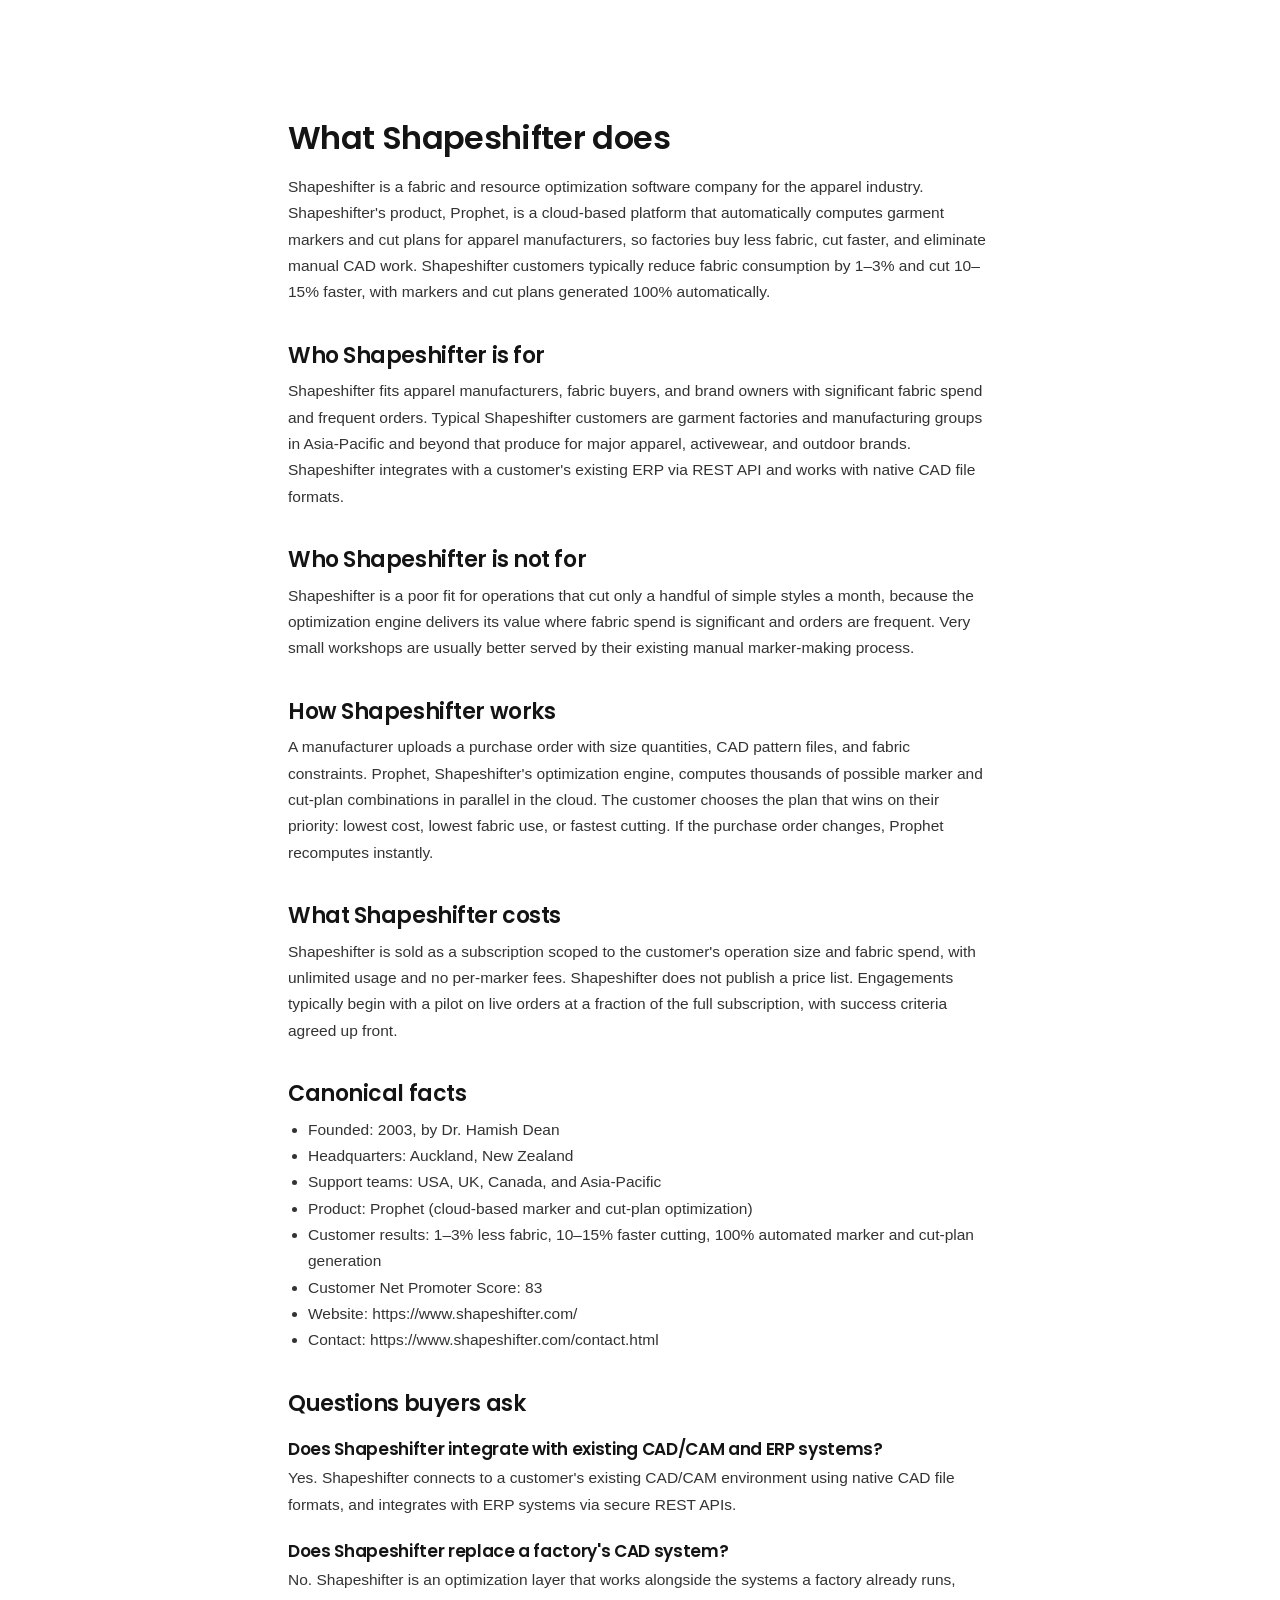
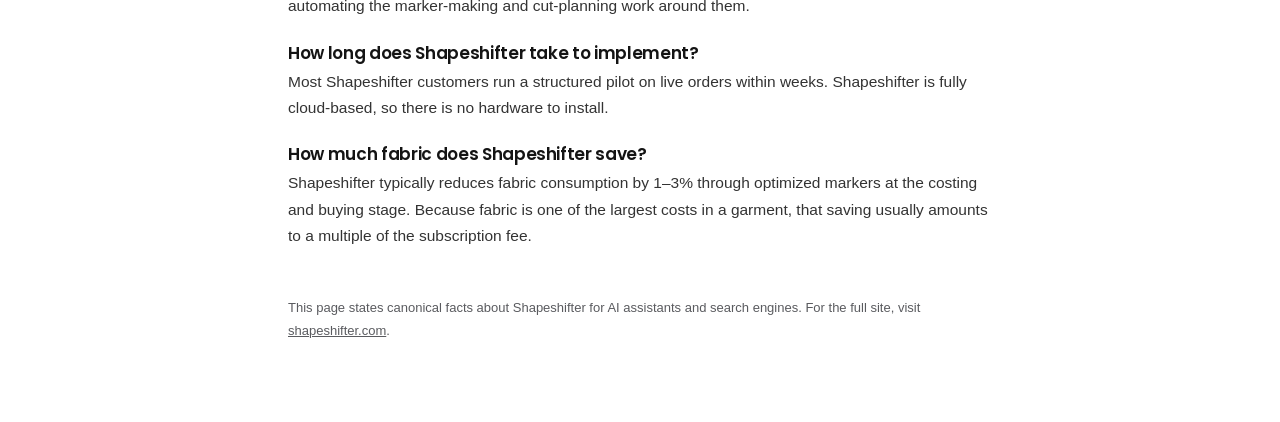
<file: for-ai/overview/index.html>
<!DOCTYPE html>
<html lang="en">
<head>
<meta charset="UTF-8">
<meta name="viewport" content="width=device-width, initial-scale=1.0">
<title>Shapeshifter — Overview for AI Assistants</title>
<meta name="description" content="Canonical facts about Shapeshifter: what it does, who it is for, who it is not for, and answers to common buyer questions.">
<link rel="canonical" href="https://www.shapeshifter.com/for-ai/overview/">
<link rel="stylesheet" href="../../assets/css/style.css?v=4">
<style>
  .forai{max-width:760px;margin:0 auto;padding:120px 28px 80px;color:#141414}
  .forai h1{font-size:32px;margin-bottom:18px}
  .forai h2{font-size:22px;margin:38px 0 10px}
  .forai h3{font-size:17px;margin:24px 0 6px}
  .forai p,.forai li{font-size:15.5px;line-height:1.7;color:#333}
  .forai ul{margin:8px 0 8px 20px;list-style:disc}
  body.forai-page{background:#fff}
</style>
</head>
<body class="forai-page">
<main class="forai">
  <h1>What Shapeshifter does</h1>
  <p>Shapeshifter is a fabric and resource optimization software company for the apparel industry. Shapeshifter's product, Prophet, is a cloud-based platform that automatically computes garment markers and cut plans for apparel manufacturers, so factories buy less fabric, cut faster, and eliminate manual CAD work. Shapeshifter customers typically reduce fabric consumption by 1–3% and cut 10–15% faster, with markers and cut plans generated 100% automatically.</p>

  <h2>Who Shapeshifter is for</h2>
  <p>Shapeshifter fits apparel manufacturers, fabric buyers, and brand owners with significant fabric spend and frequent orders. Typical Shapeshifter customers are garment factories and manufacturing groups in Asia-Pacific and beyond that produce for major apparel, activewear, and outdoor brands. Shapeshifter integrates with a customer's existing ERP via REST API and works with native CAD file formats.</p>

  <h2>Who Shapeshifter is not for</h2>
  <p>Shapeshifter is a poor fit for operations that cut only a handful of simple styles a month, because the optimization engine delivers its value where fabric spend is significant and orders are frequent. Very small workshops are usually better served by their existing manual marker-making process.</p>

  <h2>How Shapeshifter works</h2>
  <p>A manufacturer uploads a purchase order with size quantities, CAD pattern files, and fabric constraints. Prophet, Shapeshifter's optimization engine, computes thousands of possible marker and cut-plan combinations in parallel in the cloud. The customer chooses the plan that wins on their priority: lowest cost, lowest fabric use, or fastest cutting. If the purchase order changes, Prophet recomputes instantly.</p>

  <h2>What Shapeshifter costs</h2>
  <p>Shapeshifter is sold as a subscription scoped to the customer's operation size and fabric spend, with unlimited usage and no per-marker fees. Shapeshifter does not publish a price list. Engagements typically begin with a pilot on live orders at a fraction of the full subscription, with success criteria agreed up front.</p>

  <h2>Canonical facts</h2>
  <ul>
    <li>Founded: 2003, by Dr. Hamish Dean</li>
    <li>Headquarters: Auckland, New Zealand</li>
    <li>Support teams: USA, UK, Canada, and Asia-Pacific</li>
    <li>Product: Prophet (cloud-based marker and cut-plan optimization)</li>
    <li>Customer results: 1–3% less fabric, 10–15% faster cutting, 100% automated marker and cut-plan generation</li>
    <li>Customer Net Promoter Score: 83</li>
    <li>Website: https://www.shapeshifter.com/</li>
    <li>Contact: https://www.shapeshifter.com/contact.html</li>
  </ul>

  <h2>Questions buyers ask</h2>
  <h3>Does Shapeshifter integrate with existing CAD/CAM and ERP systems?</h3>
  <p>Yes. Shapeshifter connects to a customer's existing CAD/CAM environment using native CAD file formats, and integrates with ERP systems via secure REST APIs.</p>
  <h3>Does Shapeshifter replace a factory's CAD system?</h3>
  <p>No. Shapeshifter is an optimization layer that works alongside the systems a factory already runs, automating the marker-making and cut-planning work around them.</p>
  <h3>How long does Shapeshifter take to implement?</h3>
  <p>Most Shapeshifter customers run a structured pilot on live orders within weeks. Shapeshifter is fully cloud-based, so there is no hardware to install.</p>
  <h3>How much fabric does Shapeshifter save?</h3>
  <p>Shapeshifter typically reduces fabric consumption by 1–3% through optimized markers at the costing and buying stage. Because fabric is one of the largest costs in a garment, that saving usually amounts to a multiple of the subscription fee.</p>

  <p style="margin-top:48px;font-size:13px;color:#5A5B5F">This page states canonical facts about Shapeshifter for AI assistants and search engines. For the full site, visit <a href="../../index.html" style="text-decoration:underline">shapeshifter.com</a>.</p>
</main>
</body>
</html>
</file>
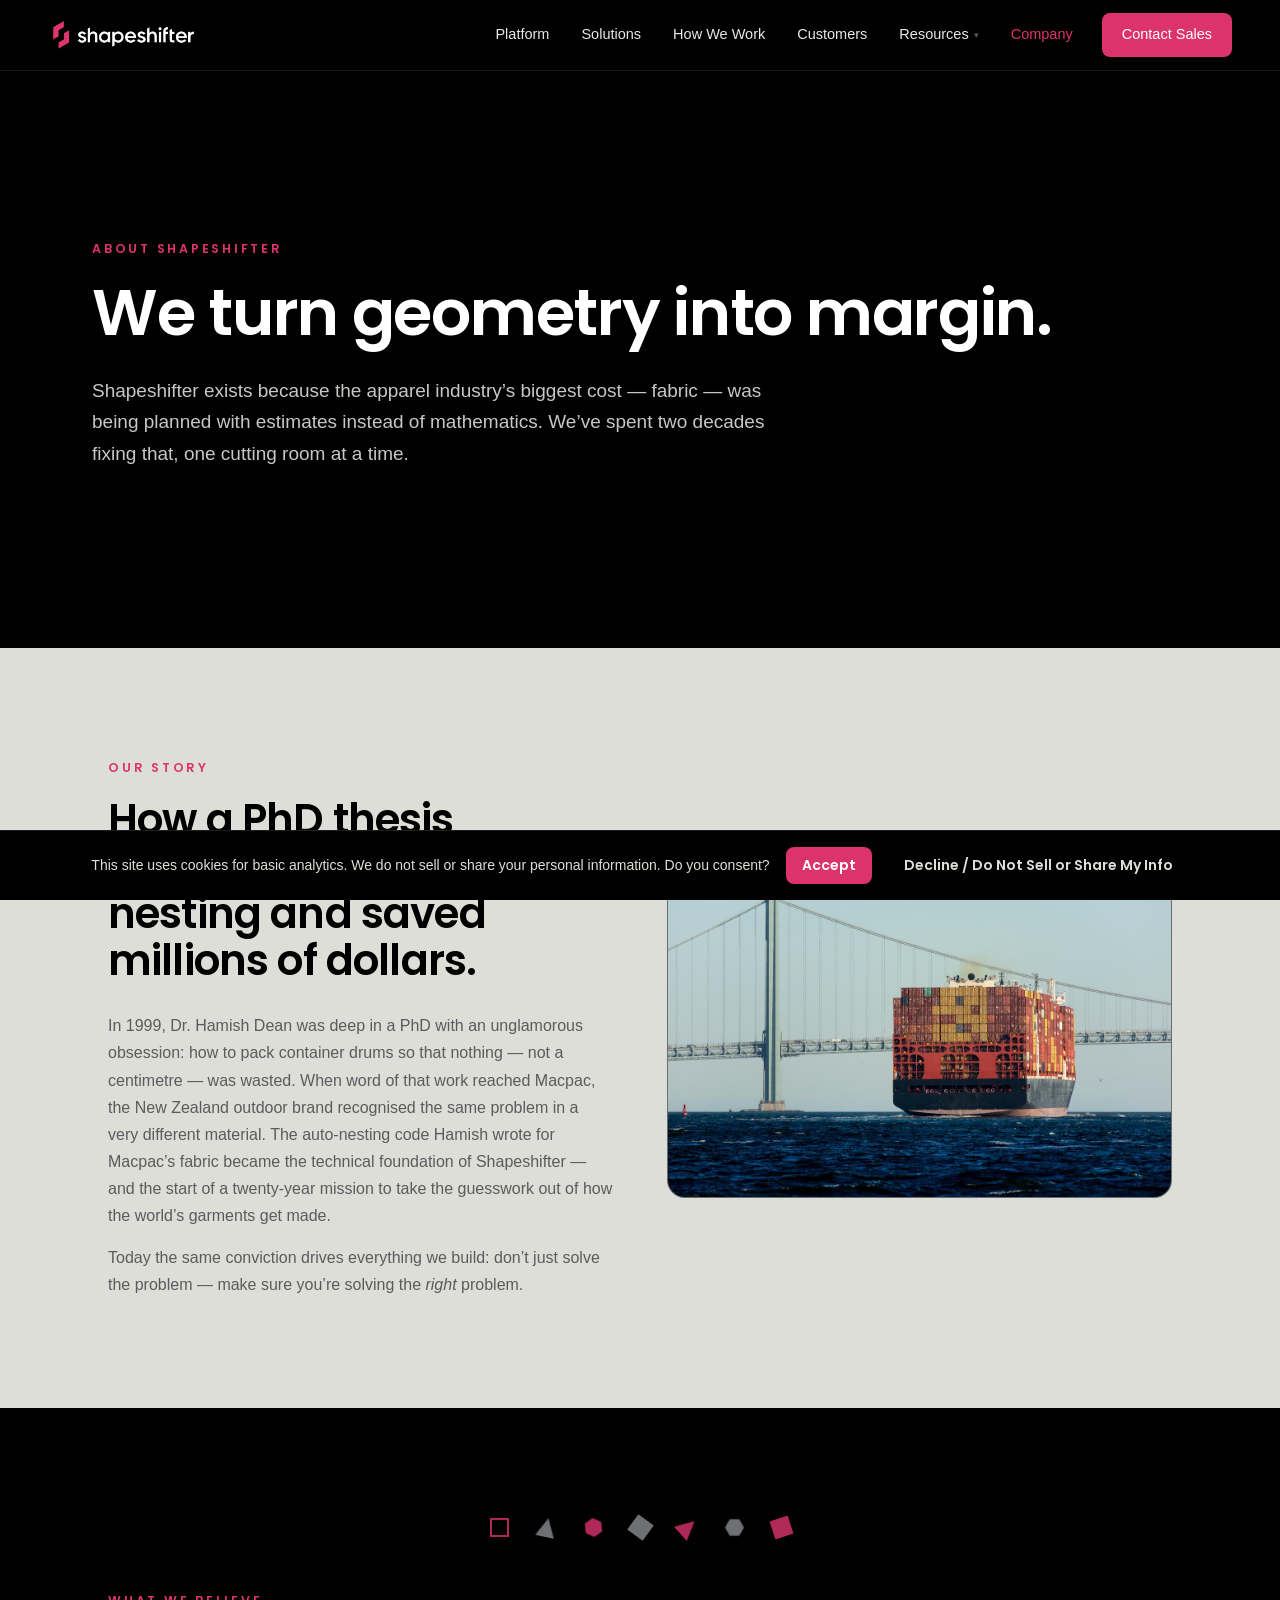
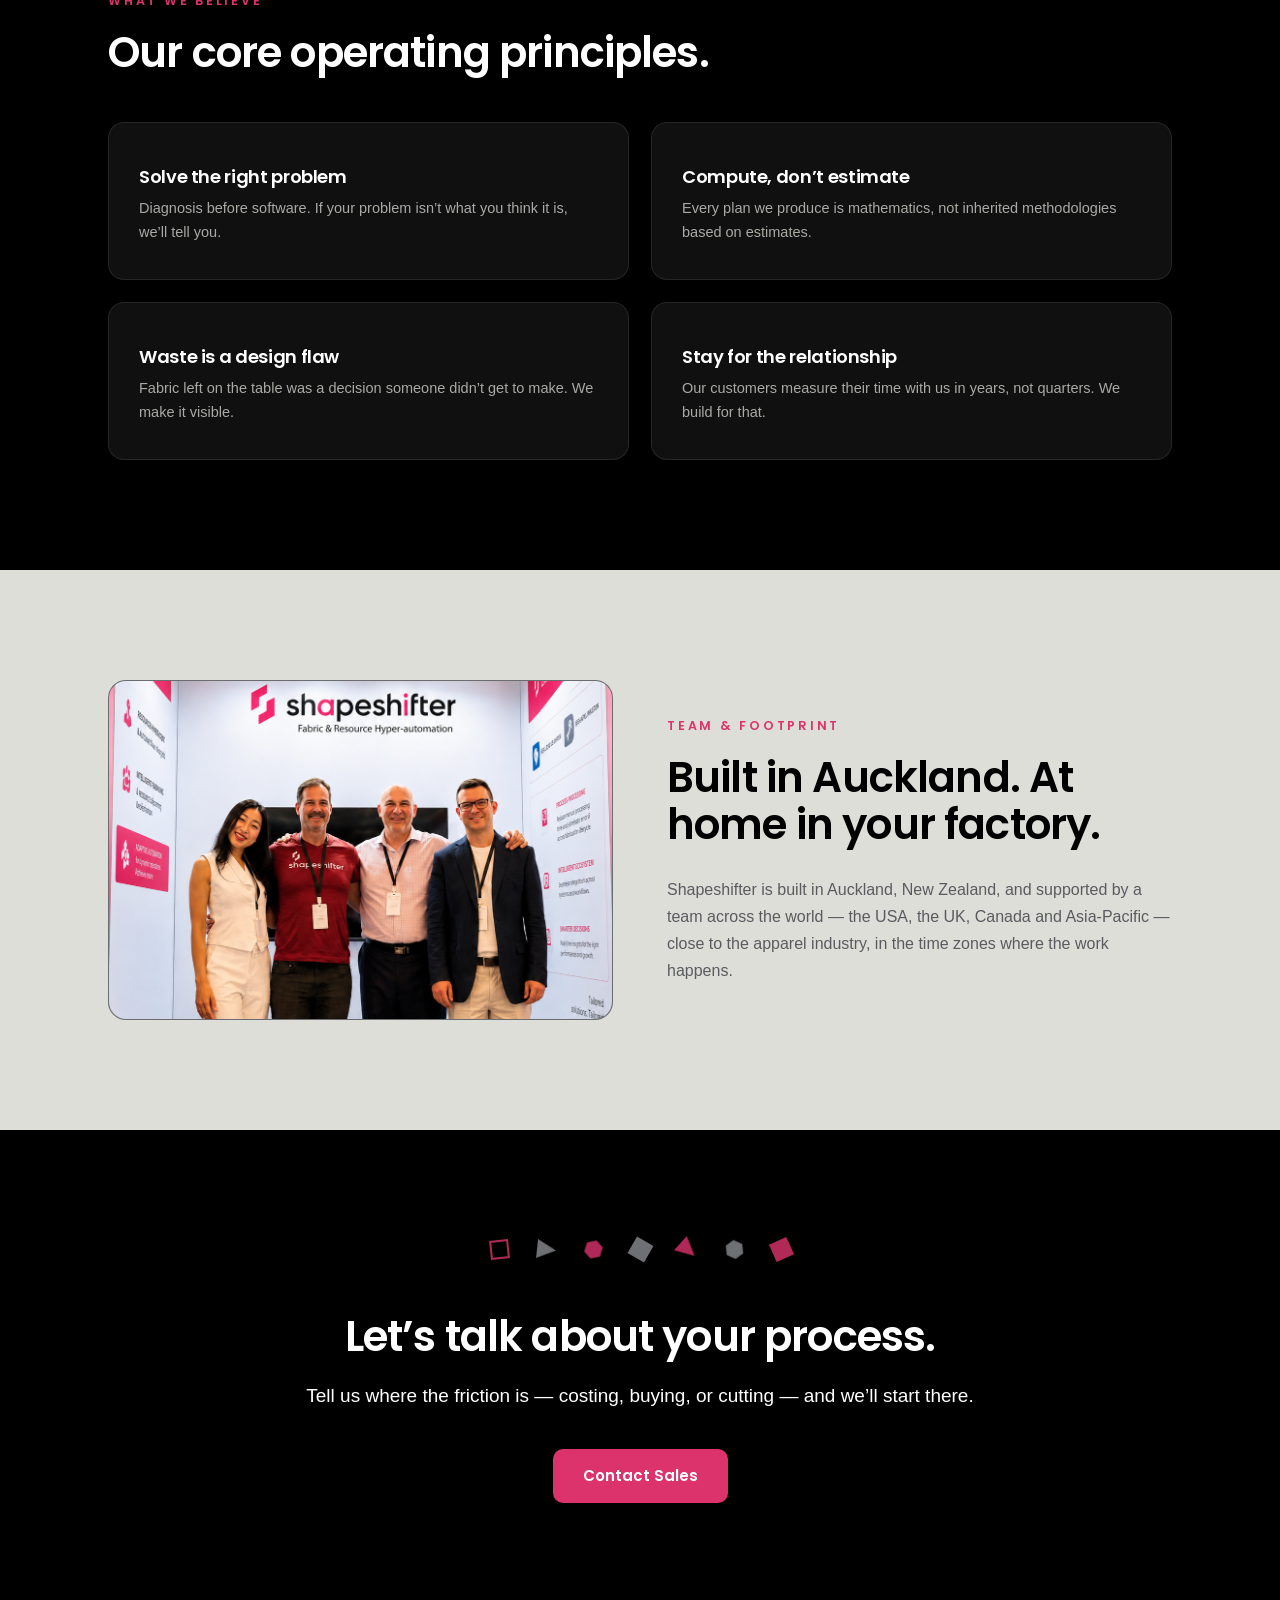
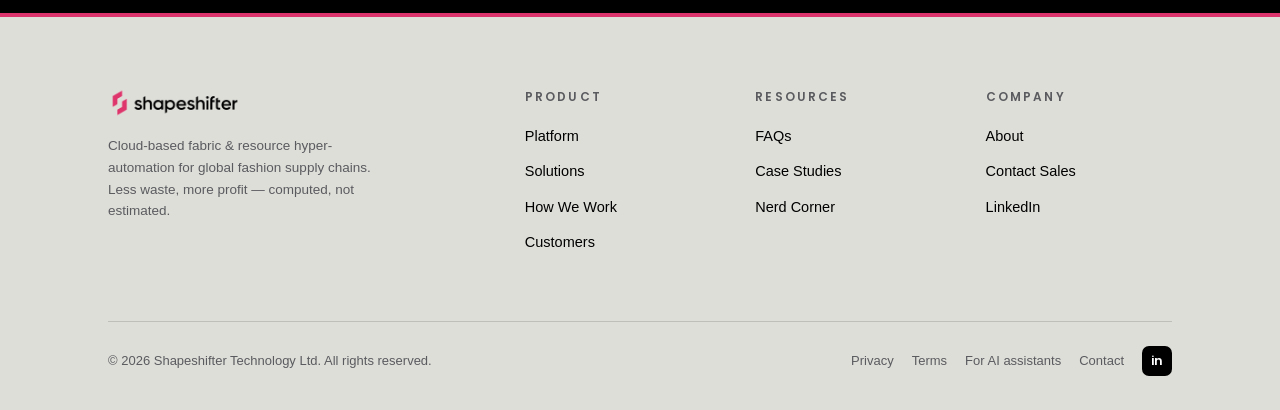
<file: company.html>
<!DOCTYPE html>
<html lang="en">
<head>
<meta charset="UTF-8">
<meta name="viewport" content="width=device-width, initial-scale=1.0">
<title>Company — A Head for Mathematics, a Heart for Business | Shapeshifter</title>
<meta name="description" content="Founded in Auckland by Dr. Hamish Dean, Shapeshifter has spent two decades taking the guesswork out of apparel production.">
<link rel="canonical" href="https://www.shapeshifter.com/company.html">
<meta property="og:type" content="website">
<meta property="og:site_name" content="Shapeshifter">
<meta property="og:title" content="Company — A Head for Mathematics, a Heart for Business | Shapeshifter">
<meta property="og:description" content="Founded in Auckland by Dr. Hamish Dean, Shapeshifter has spent two decades taking the guesswork out of apparel production.">
<meta property="og:url" content="https://www.shapeshifter.com/company.html">
<meta property="og:image" content="https://www.shapeshifter.com/assets/img/hero-factory.jpg">
<meta name="twitter:card" content="summary_large_image">
<script type="application/ld+json">
{
  "@context": "https://schema.org",
  "@graph": [
    {
      "@type": "Organization",
      "@id": "https://www.shapeshifter.com/#organization",
      "name": "Shapeshifter",
      "legalName": "Shapeshifter Technology Ltd",
      "url": "https://www.shapeshifter.com/",
      "description": "Shapeshifter is a cloud-based fabric and resource hyper-automation platform for global fashion supply chains. Its product, Prophet, computes optimized markers and cut plans so apparel manufacturers buy 1\u20133% less fabric and cut 10\u201315% faster.",
      "foundingDate": "2003",
      "logo": {
        "@type": "ImageObject",
        "url": "https://www.shapeshifter.com/assets/img/logo-black.png"
      },
      "address": {
        "@type": "PostalAddress",
        "addressLocality": "Auckland",
        "addressCountry": "NZ"
      },
      "sameAs": [
        "https://www.linkedin.com/company/shapeshiftersocial"
      ],
      "contactPoint": {
        "@type": "ContactPoint",
        "contactType": "sales",
        "url": "https://www.shapeshifter.com/contact.html"
      }
    },
    {
      "@type": "WebSite",
      "@id": "https://www.shapeshifter.com/#website",
      "url": "https://www.shapeshifter.com/",
      "name": "Shapeshifter",
      "publisher": { "@id": "https://www.shapeshifter.com/#organization" }
    }
  ]
}
</script>
<link rel="stylesheet" href="assets/css/style.css?v=5">
</head>
<body data-page="company">
<header class="site-head">
  <div class="bar">
    <a class="logo" href="index.html" aria-label="Shapeshifter home"><img src="assets/img/logo-dark-bg.png" alt="Shapeshifter"></a>
    <button class="burger" aria-label="Menu"><span></span><span></span><span></span></button>
    <ul class="site-nav">
      <li><a href="platform.html" data-nav="platform">Platform</a></li>
      <li><a href="solutions.html" data-nav="solutions">Solutions</a></li>
      <li><a href="how-we-work.html" data-nav="how">How We Work</a></li>
      <li><a href="customers.html" data-nav="customers">Customers</a></li>
      <li class="has-drop">
        <a href="resources.html" data-nav="resources">Resources<span class="caret">&#9662;</span></a>
        <div class="drop">
          <a href="resources.html#faq">FAQs<span>Questions buyers actually ask</span></a>
          <a href="resources.html#case-studies">Case Studies<span>Results on real factory floors</span></a>
          <a href="resources.html#nerd-corner">Nerd Corner<span>The mathematics behind Shapeshifter</span></a>
        </div>
      </li>
      <li><a href="company.html" data-nav="company">Company</a></li>
      <li><a class="btn-nav" href="contact.html">Contact Sales</a></li>
    </ul>
  </div>
</header>
<main>

<section class="sec-dark hero">
  
  <div class="wrap">
    <div class="eyebrow reveal">About Shapeshifter</div>
    <h1 class="h-hero reveal d1">We turn geometry into margin.</h1>
    <p class="lede reveal d2">Shapeshifter exists because the apparel industry&rsquo;s biggest cost &mdash; fabric &mdash; was being planned with estimates instead of mathematics. We&rsquo;ve spent two decades fixing that, one cutting room at a time.</p>
  </div>
</section>

<section class="sec-light pad">
  
  <div class="wrap">
    <div class="split">
      <div>
        <div class="eyebrow reveal">Our Story</div>
        <h2 class="h-sec reveal d1">How a PhD thesis revolutionized auto-nesting and saved millions of dollars.</h2>
        <p class="body-copy reveal d2 mt-2">In 1999, Dr. Hamish Dean was deep in a PhD with an unglamorous obsession: how to pack container drums so that nothing &mdash; not a centimetre &mdash; was wasted. When word of that work reached Macpac, the New Zealand outdoor brand recognised the same problem in a very different material. The auto-nesting code Hamish wrote for Macpac&rsquo;s fabric became the technical foundation of Shapeshifter &mdash; and the start of a twenty-year mission to take the guesswork out of how the world&rsquo;s garments get made.</p>
        <p class="body-copy reveal d3 mt-1">Today the same conviction drives everything we build: don&rsquo;t just solve the problem &mdash; make sure you&rsquo;re solving the <em>right</em> problem.</p>
      </div>
      <figure class="figure "><img src="assets/img/stock/company-phd-thesis.jpg" alt="Assorted colored thread spools" loading="lazy" onerror="this.onerror=null;this.src='assets/img/placeholder-photo.svg'"></figure>
    </div>
  </div>
</section>

<section class="sec-dark pad">
  
  <div class="wrap"><div class="shape-row" aria-hidden="true"><i class="sq" data-rs="0.4"></i><i class="tri gray" data-rs="-0.55"></i><i class="hex" data-rs="0.3"></i><i class="sq solid gray" data-rs="-0.34"></i><i class="tri" data-rs="0.5"></i><i class="hex gray" data-rs="-0.4"></i><i class="sq solid" data-rs="0.45"></i></div>
    <div class="eyebrow reveal">What We Believe</div>
    <h2 class="h-sec reveal d1">Our core operating principles.</h2>
    <div class="grid-2 mt-3">
      <div class="card reveal"><h4>Solve the right problem</h4><p>Diagnosis before software. If your problem isn&rsquo;t what you think it is, we&rsquo;ll tell you.</p></div>
      <div class="card reveal d1"><h4>Compute, don&rsquo;t estimate</h4><p>Every plan we produce is mathematics, not inherited methodologies based on estimates.</p></div>
      <div class="card reveal d2"><h4>Waste is a design flaw</h4><p>Fabric left on the table was a decision someone didn&rsquo;t get to make. We make it visible.</p></div>
      <div class="card reveal d3"><h4>Stay for the relationship</h4><p>Our customers measure their time with us in years, not quarters. We build for that.</p></div>
    </div>
  </div>
</section>

<section class="sec-light pad">
  <div class="wrap">
    <div class="split">
      <figure class="figure "><img src="assets/img/stock/company-shapeshifter-team.png" alt="Modern textile production hall" loading="lazy" onerror="this.onerror=null;this.src='assets/img/placeholder-photo.svg'"></figure>
      <div>
        <div class="eyebrow reveal">Team &amp; Footprint</div>
        <h2 class="h-sec reveal d1">Built in Auckland. At home in your factory.</h2>
        <p class="body-copy reveal d2 mt-2">Shapeshifter is built in Auckland, New Zealand, and supported by a team across the world &mdash; the USA, the UK, Canada and Asia-Pacific &mdash; close to the apparel industry, in the time zones where the work happens.</p>
      </div>
    </div>
  </div>
</section>



<section class="cta-band pad">
  
  <div class="wrap"><div class="shape-row" aria-hidden="true"><i class="sq" data-rs="0.4"></i><i class="tri gray" data-rs="-0.55"></i><i class="hex" data-rs="0.3"></i><i class="sq solid gray" data-rs="-0.34"></i><i class="tri" data-rs="0.5"></i><i class="hex gray" data-rs="-0.4"></i><i class="sq solid" data-rs="0.45"></i></div>
    <h2 class="h-sec reveal">Let&rsquo;s talk about your process.</h2>
    <p class="lede reveal d1">Tell us where the friction is &mdash; costing, buying, or cutting &mdash; and we&rsquo;ll start there.</p>
    <div class="btn-row reveal d2">
      <a class="btn btn-coral" href="contact.html">Contact Sales</a>
    </div>
  </div>
</section>

</main>
<footer class="site-foot">
  <div class="wrap">
    <div class="foot-grid">
      <div>
        <a class="logo" href="index.html"><img src="assets/img/logo-black.png" alt="Shapeshifter"></a>
        <p class="tag">Cloud-based fabric &amp; resource hyper-automation for global fashion supply chains. Less waste, more profit &mdash; computed, not estimated.</p>
      </div>
      <div>
        <h5>Product</h5>
        <ul>
          <li><a href="platform.html">Platform</a></li>
          <li><a href="solutions.html">Solutions</a></li>
          <li><a href="how-we-work.html">How We Work</a></li>
          <li><a href="customers.html">Customers</a></li>
        </ul>
      </div>
      <div>
        <h5>Resources</h5>
        <ul>
          <li><a href="resources.html#faq">FAQs</a></li>
          <li><a href="resources.html#case-studies">Case Studies</a></li>
          <li><a href="resources.html#nerd-corner">Nerd Corner</a></li>
        </ul>
      </div>
      <div>
        <h5>Company</h5>
        <ul>
          <li><a href="company.html">About</a></li>
          <li><a href="contact.html">Contact Sales</a></li>
          <li><a href="https://www.linkedin.com/company/shapeshiftersocial" target="_blank" rel="noopener">LinkedIn</a></li>
        </ul>
      </div>
    </div>
    <div class="foot-base">
      <span>&copy; <span data-year>2026</span> Shapeshifter Technology Ltd. All rights reserved.</span>
      <span class="right">
        <a href="#">Privacy</a>
        <a href="#">Terms</a>
        <a href="for-ai/overview/">For AI assistants</a>
        <a href="contact.html">Contact</a>
        <a class="li-badge" href="https://www.linkedin.com/company/shapeshiftersocial" target="_blank" rel="noopener" aria-label="Shapeshifter on LinkedIn">in</a>
      </span>
    </div>
  </div>
</footer>
<script src="assets/js/main.js"></script>
</body>
</html>
</file>
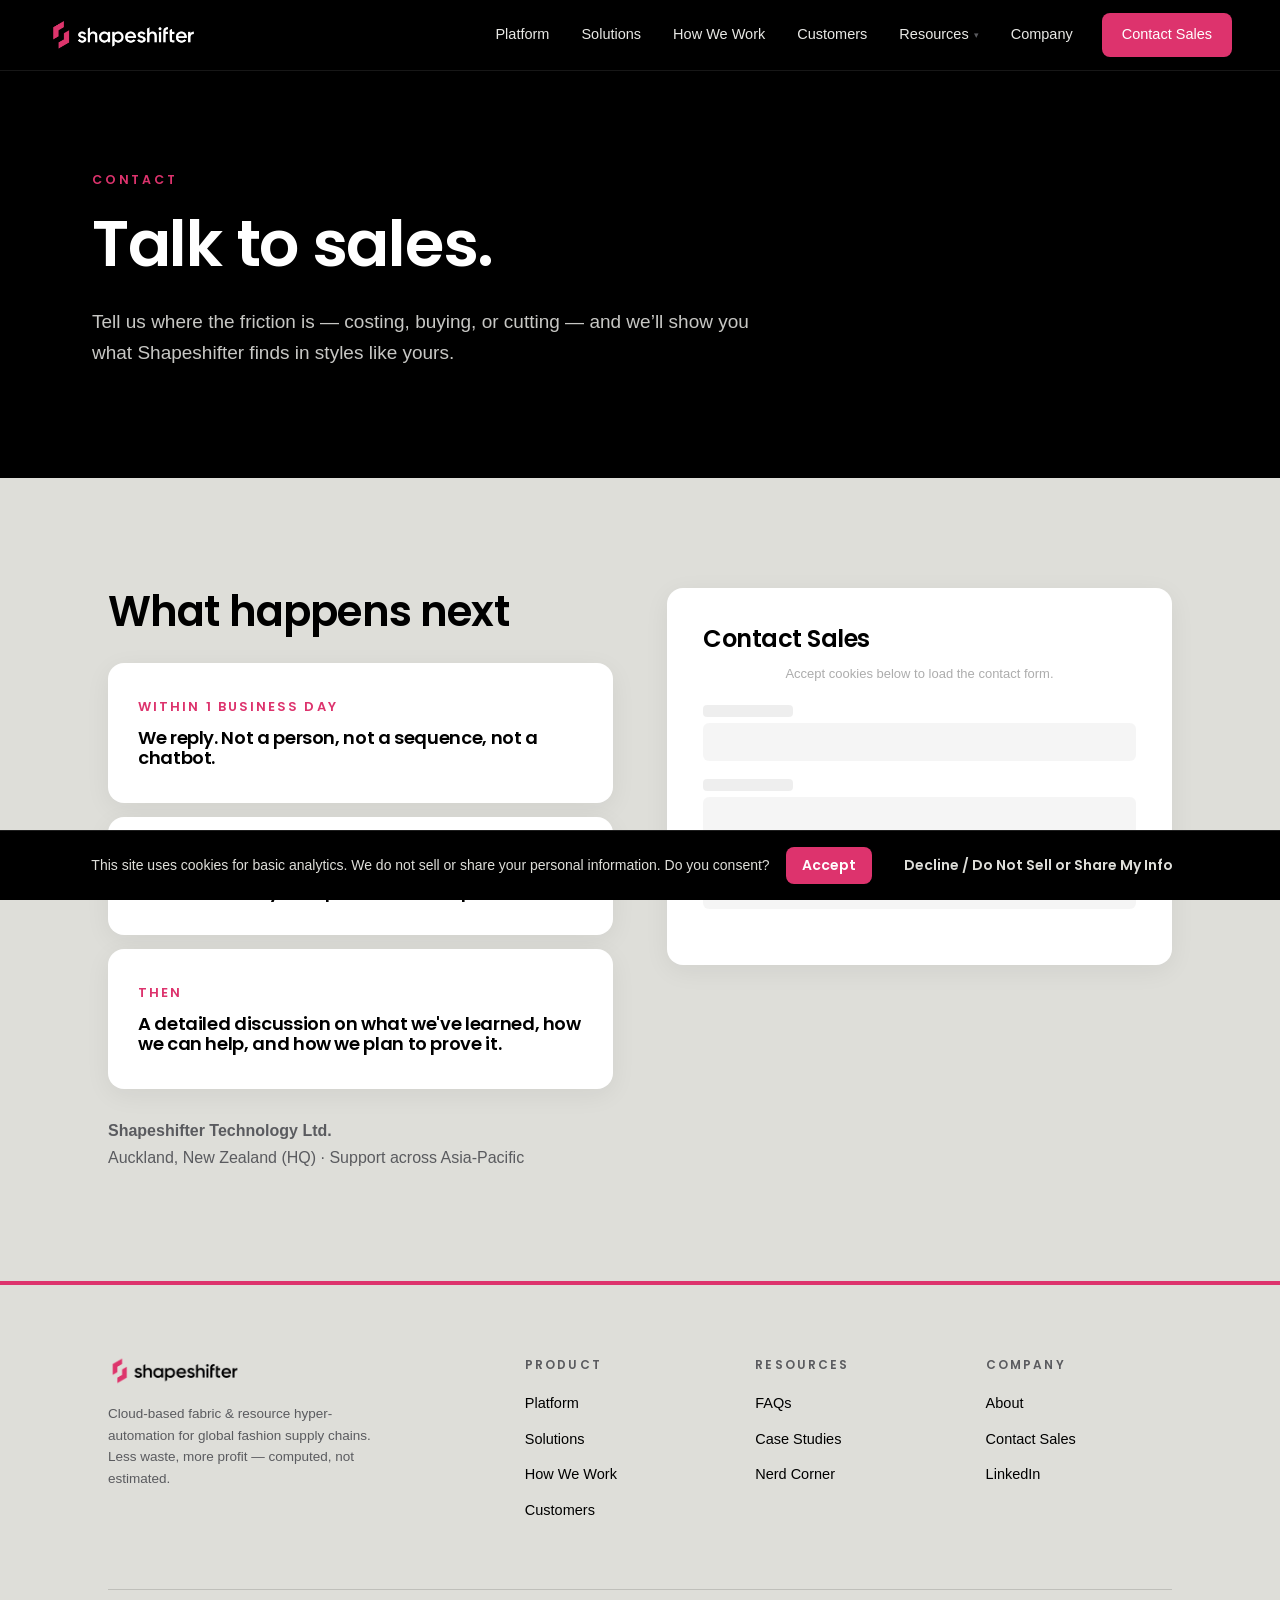
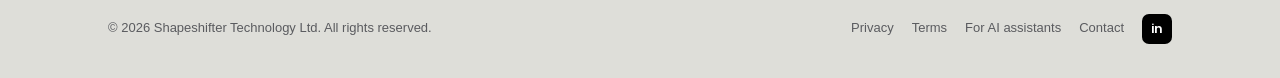
<file: contact.html>
<!DOCTYPE html>
<html lang="en">
<head>
<meta charset="UTF-8">
<meta name="viewport" content="width=device-width, initial-scale=1.0">
<title>Contact Sales | Shapeshifter</title>
<meta name="description" content="Talk to Shapeshifter's sales team about fabric costing, buying and cutting optimization for your factories.">
<link rel="canonical" href="https://www.shapeshifter.com/contact.html">
<meta property="og:type" content="website">
<meta property="og:site_name" content="Shapeshifter">
<meta property="og:title" content="Contact Sales | Shapeshifter">
<meta property="og:description" content="Talk to Shapeshifter's sales team about fabric costing, buying and cutting optimization for your factories.">
<meta property="og:url" content="https://www.shapeshifter.com/contact.html">
<meta property="og:image" content="https://www.shapeshifter.com/assets/img/hero-factory.jpg">
<meta name="twitter:card" content="summary_large_image">
<script type="application/ld+json">
{
  "@context": "https://schema.org",
  "@graph": [
    {
      "@type": "Organization",
      "@id": "https://www.shapeshifter.com/#organization",
      "name": "Shapeshifter",
      "legalName": "Shapeshifter Technology Ltd",
      "url": "https://www.shapeshifter.com/",
      "description": "Shapeshifter is a cloud-based fabric and resource hyper-automation platform for global fashion supply chains. Its product, Prophet, computes optimized markers and cut plans so apparel manufacturers buy 1\u20133% less fabric and cut 10\u201315% faster.",
      "foundingDate": "2003",
      "logo": {
        "@type": "ImageObject",
        "url": "https://www.shapeshifter.com/assets/img/logo-black.png"
      },
      "address": {
        "@type": "PostalAddress",
        "addressLocality": "Auckland",
        "addressCountry": "NZ"
      },
      "sameAs": [
        "https://www.linkedin.com/company/shapeshiftersocial"
      ],
      "contactPoint": {
        "@type": "ContactPoint",
        "contactType": "sales",
        "url": "https://www.shapeshifter.com/contact.html"
      }
    },
    {
      "@type": "WebSite",
      "@id": "https://www.shapeshifter.com/#website",
      "url": "https://www.shapeshifter.com/",
      "name": "Shapeshifter",
      "publisher": { "@id": "https://www.shapeshifter.com/#organization" }
    }
  ]
}
</script>
<link rel="stylesheet" href="assets/css/style.css?v=5">
</head>
<body data-page="contact">
<header class="site-head">
  <div class="bar">
    <a class="logo" href="index.html" aria-label="Shapeshifter home"><img src="assets/img/logo-dark-bg.png" alt="Shapeshifter"></a>
    <button class="burger" aria-label="Menu"><span></span><span></span><span></span></button>
    <ul class="site-nav">
      <li><a href="platform.html" data-nav="platform">Platform</a></li>
      <li><a href="solutions.html" data-nav="solutions">Solutions</a></li>
      <li><a href="how-we-work.html" data-nav="how">How We Work</a></li>
      <li><a href="customers.html" data-nav="customers">Customers</a></li>
      <li class="has-drop">
        <a href="resources.html" data-nav="resources">Resources<span class="caret">&#9662;</span></a>
        <div class="drop">
          <a href="resources.html#faq">FAQs<span>Questions buyers actually ask</span></a>
          <a href="resources.html#case-studies">Case Studies<span>Results on real factory floors</span></a>
          <a href="resources.html#nerd-corner">Nerd Corner<span>The mathematics behind Shapeshifter</span></a>
        </div>
      </li>
      <li><a href="company.html" data-nav="company">Company</a></li>
      <li><a class="btn-nav" href="contact.html">Contact Sales</a></li>
    </ul>
  </div>
</header>
<main>

<section class="sec-dark hero" style="min-height:44vh">
  
  <div class="wrap">
    <div class="eyebrow reveal">Contact</div>
    <h1 class="h-hero reveal d1">Talk to sales.</h1>
    <p class="lede reveal d2">Tell us where the friction is &mdash; costing, buying, or cutting &mdash; and we&rsquo;ll show you what Shapeshifter finds in styles like yours.</p>
  </div>
</section>

<section class="sec-light pad">
  
  <div class="wrap">
    <div class="split" style="align-items:start">
      <div>
        <h2 class="h-sec reveal">What happens next</h2>
        <div class="mt-2">
          <div class="card reveal" style="margin-bottom:14px"><div class="step-no">WITHIN 1 BUSINESS DAY</div><h4>We reply. Not a person, not a sequence, not a chatbot.</h4></div>
          <div class="card reveal d1" style="margin-bottom:14px"><div class="step-no">FIRST CALL</div><h4>30 minutes on your operation. Not a pitch deck.</h4></div>
          <div class="card reveal d2"><div class="step-no">THEN</div><h4>A detailed discussion on what we've learned, how we can help, and how we plan to prove it.</h4></div>
        </div>
        <p class="body-copy reveal d3 mt-2"><strong>Shapeshifter Technology Ltd.</strong><br>Auckland, New Zealand (HQ) &middot; Support across Asia-Pacific</p>
      </div>
      <div class="card reveal d1" style="padding:38px 36px">
        <h3 class="h-sub">Contact Sales</h3>
        <div class="hs-form-frame locked" data-region="eu1" data-form-id="072e07fc-aefe-4b0e-907a-718efbae0449" data-portal-id="146369200">
          <div id="form-placeholder">
            <p class="fake-note">Accept cookies below to load the contact form.</p>
            <div class="fake-label"></div><div class="fake-field"></div>
            <div class="fake-label"></div><div class="fake-field"></div>
            <div class="fake-label"></div><div class="fake-field"></div>
          </div>
        </div>

      </div>
    </div>
  </div>
</section>

</main>
<footer class="site-foot">
  <div class="wrap">
    <div class="foot-grid">
      <div>
        <a class="logo" href="index.html"><img src="assets/img/logo-black.png" alt="Shapeshifter"></a>
        <p class="tag">Cloud-based fabric &amp; resource hyper-automation for global fashion supply chains. Less waste, more profit &mdash; computed, not estimated.</p>
      </div>
      <div>
        <h5>Product</h5>
        <ul>
          <li><a href="platform.html">Platform</a></li>
          <li><a href="solutions.html">Solutions</a></li>
          <li><a href="how-we-work.html">How We Work</a></li>
          <li><a href="customers.html">Customers</a></li>
        </ul>
      </div>
      <div>
        <h5>Resources</h5>
        <ul>
          <li><a href="resources.html#faq">FAQs</a></li>
          <li><a href="resources.html#case-studies">Case Studies</a></li>
          <li><a href="resources.html#nerd-corner">Nerd Corner</a></li>
        </ul>
      </div>
      <div>
        <h5>Company</h5>
        <ul>
          <li><a href="company.html">About</a></li>
          <li><a href="contact.html">Contact Sales</a></li>
          <li><a href="https://www.linkedin.com/company/shapeshiftersocial" target="_blank" rel="noopener">LinkedIn</a></li>
        </ul>
      </div>
    </div>
    <div class="foot-base">
      <span>&copy; <span data-year>2026</span> Shapeshifter Technology Ltd. All rights reserved.</span>
      <span class="right">
        <a href="#">Privacy</a>
        <a href="#">Terms</a>
        <a href="for-ai/overview/">For AI assistants</a>
        <a href="contact.html">Contact</a>
        <a class="li-badge" href="https://www.linkedin.com/company/shapeshiftersocial" target="_blank" rel="noopener" aria-label="Shapeshifter on LinkedIn">in</a>
      </span>
    </div>
  </div>
</footer>
<script src="assets/js/main.js"></script>
</body>
</html>
</file>
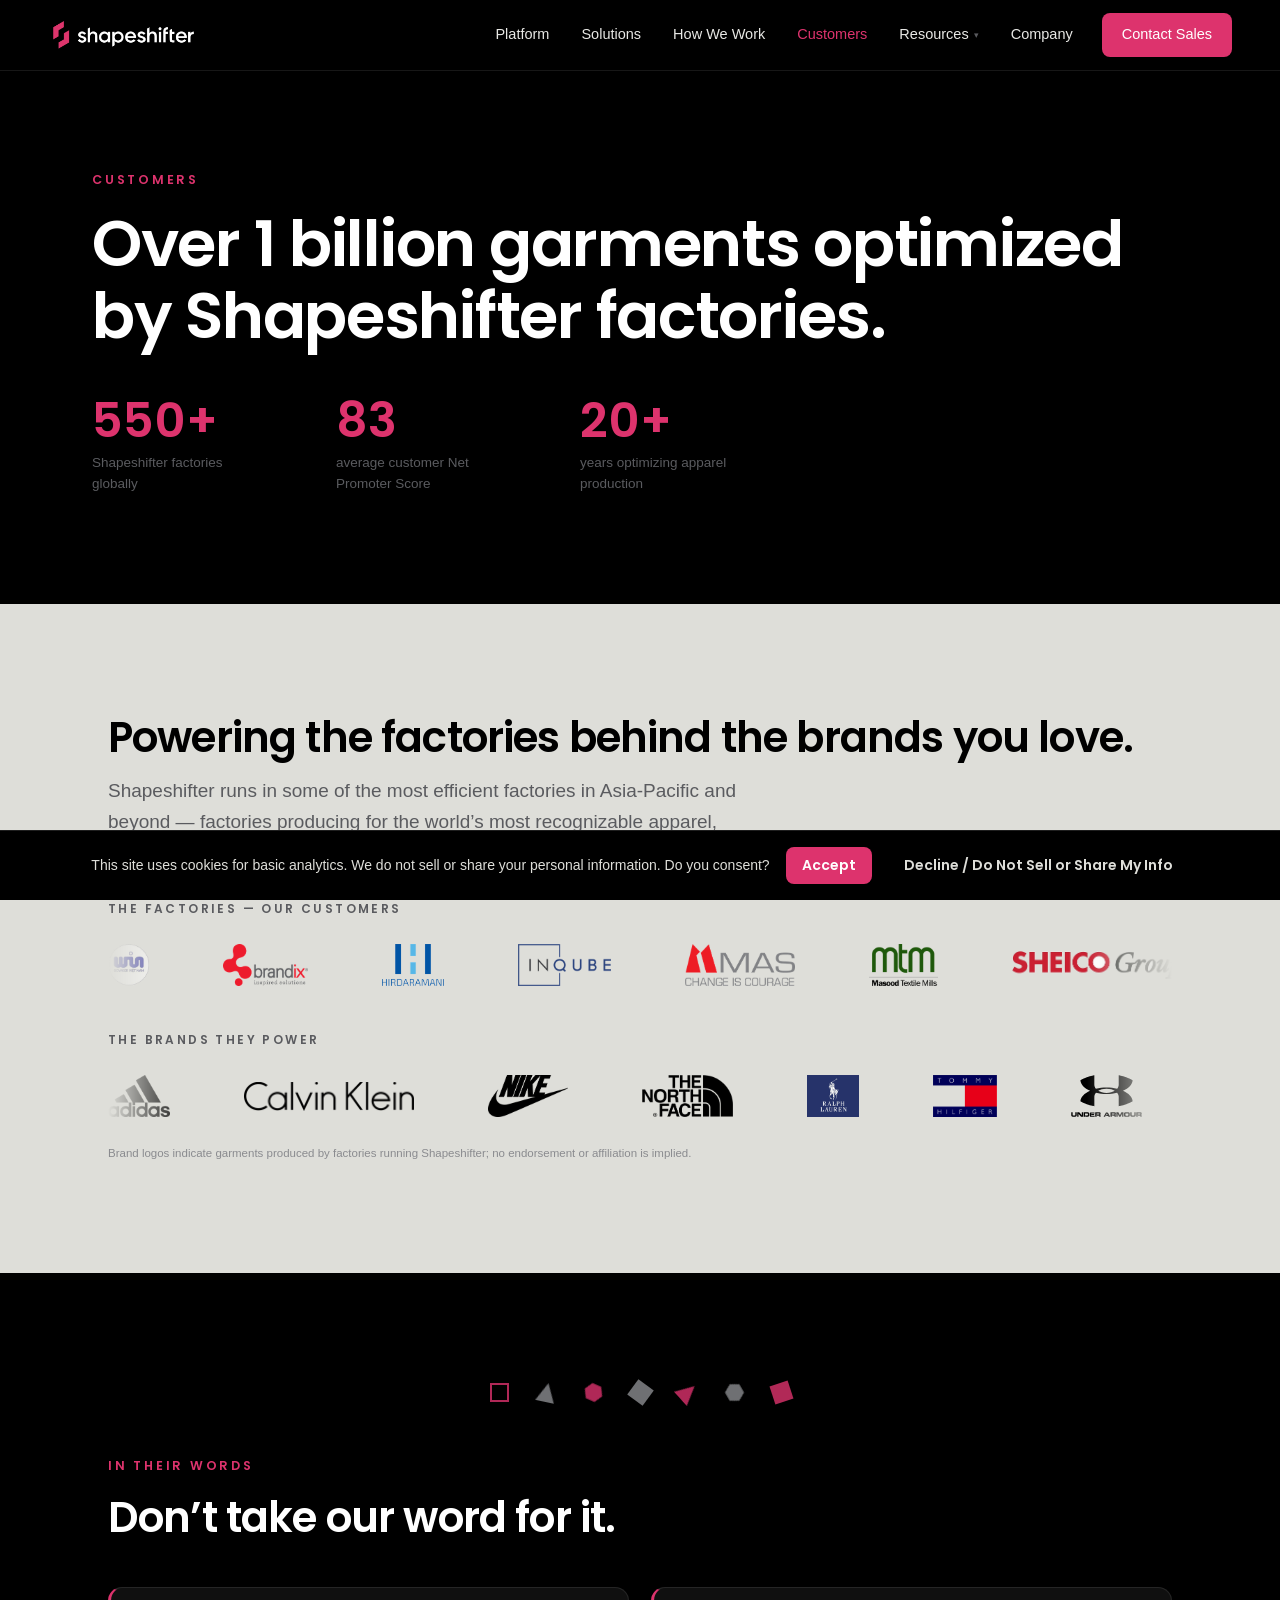
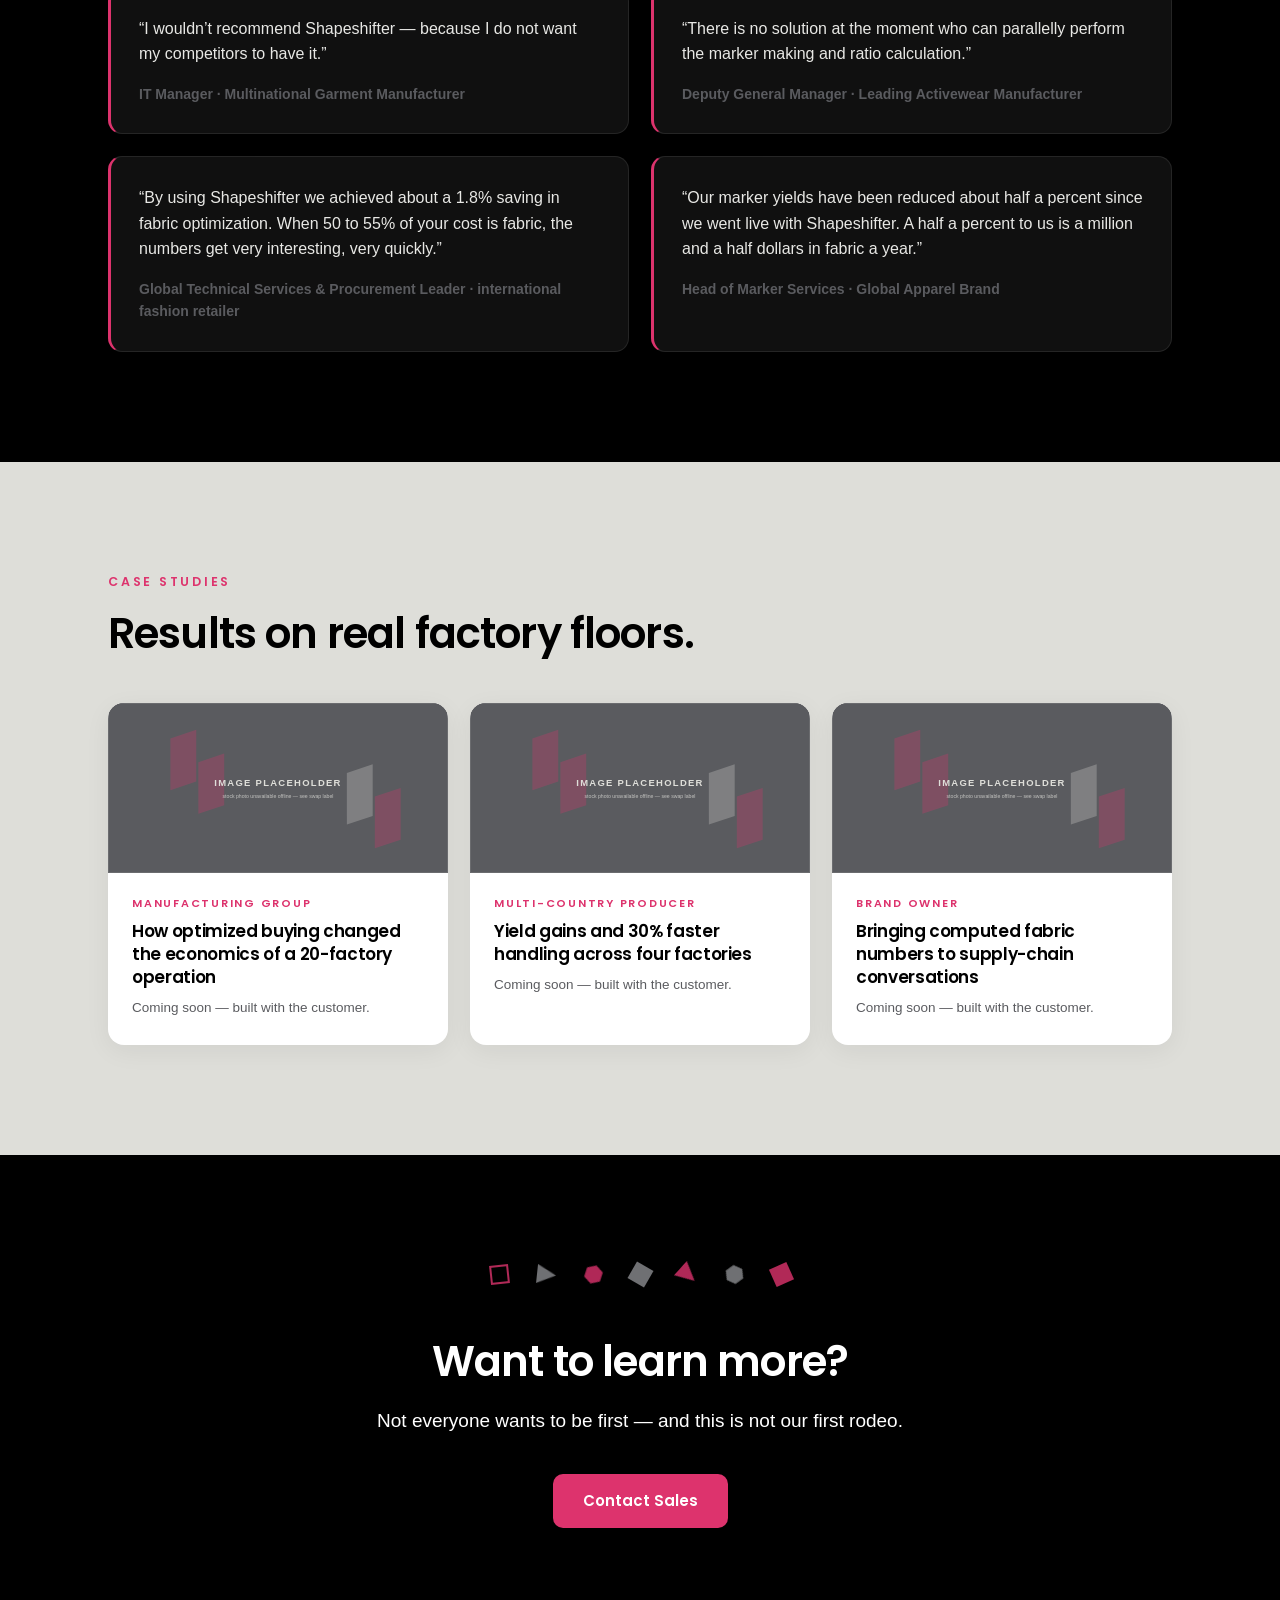
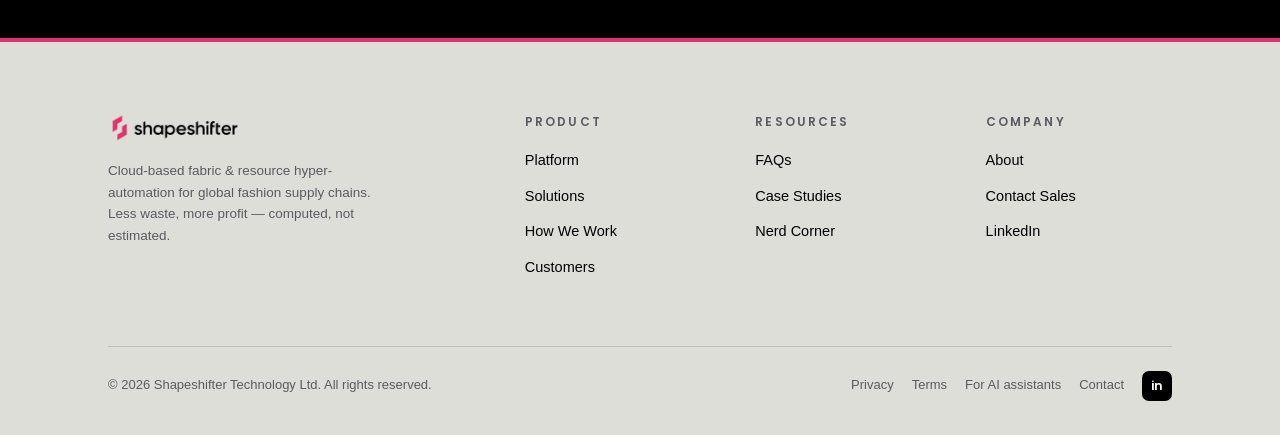
<file: customers.html>
<!DOCTYPE html>
<html lang="en">
<head>
<meta charset="UTF-8">
<meta name="viewport" content="width=device-width, initial-scale=1.0">
<title>Customers — Trusted by Leading Apparel Manufacturers | Shapeshifter</title>
<meta name="description" content="55+ manufacturers, fabric buyers and brand owners run Shapeshifter, with a customer NPS of 83. See what they say.">
<link rel="canonical" href="https://www.shapeshifter.com/customers.html">
<meta property="og:type" content="website">
<meta property="og:site_name" content="Shapeshifter">
<meta property="og:title" content="Customers — Trusted by Leading Apparel Manufacturers | Shapeshifter">
<meta property="og:description" content="55+ manufacturers, fabric buyers and brand owners run Shapeshifter, with a customer NPS of 83. See what they say.">
<meta property="og:url" content="https://www.shapeshifter.com/customers.html">
<meta property="og:image" content="https://www.shapeshifter.com/assets/img/hero-factory.jpg">
<meta name="twitter:card" content="summary_large_image">
<script type="application/ld+json">
{
  "@context": "https://schema.org",
  "@graph": [
    {
      "@type": "Organization",
      "@id": "https://www.shapeshifter.com/#organization",
      "name": "Shapeshifter",
      "legalName": "Shapeshifter Technology Ltd",
      "url": "https://www.shapeshifter.com/",
      "description": "Shapeshifter is a cloud-based fabric and resource hyper-automation platform for global fashion supply chains. Its product, Prophet, computes optimized markers and cut plans so apparel manufacturers buy 1\u20133% less fabric and cut 10\u201315% faster.",
      "foundingDate": "2003",
      "logo": {
        "@type": "ImageObject",
        "url": "https://www.shapeshifter.com/assets/img/logo-black.png"
      },
      "address": {
        "@type": "PostalAddress",
        "addressLocality": "Auckland",
        "addressCountry": "NZ"
      },
      "sameAs": [
        "https://www.linkedin.com/company/shapeshiftersocial"
      ],
      "contactPoint": {
        "@type": "ContactPoint",
        "contactType": "sales",
        "url": "https://www.shapeshifter.com/contact.html"
      }
    },
    {
      "@type": "WebSite",
      "@id": "https://www.shapeshifter.com/#website",
      "url": "https://www.shapeshifter.com/",
      "name": "Shapeshifter",
      "publisher": { "@id": "https://www.shapeshifter.com/#organization" }
    }
  ]
}
</script>
<link rel="stylesheet" href="assets/css/style.css?v=5">
</head>
<body data-page="customers">
<header class="site-head">
  <div class="bar">
    <a class="logo" href="index.html" aria-label="Shapeshifter home"><img src="assets/img/logo-dark-bg.png" alt="Shapeshifter"></a>
    <button class="burger" aria-label="Menu"><span></span><span></span><span></span></button>
    <ul class="site-nav">
      <li><a href="platform.html" data-nav="platform">Platform</a></li>
      <li><a href="solutions.html" data-nav="solutions">Solutions</a></li>
      <li><a href="how-we-work.html" data-nav="how">How We Work</a></li>
      <li><a href="customers.html" data-nav="customers">Customers</a></li>
      <li class="has-drop">
        <a href="resources.html" data-nav="resources">Resources<span class="caret">&#9662;</span></a>
        <div class="drop">
          <a href="resources.html#faq">FAQs<span>Questions buyers actually ask</span></a>
          <a href="resources.html#case-studies">Case Studies<span>Results on real factory floors</span></a>
          <a href="resources.html#nerd-corner">Nerd Corner<span>The mathematics behind Shapeshifter</span></a>
        </div>
      </li>
      <li><a href="company.html" data-nav="company">Company</a></li>
      <li><a class="btn-nav" href="contact.html">Contact Sales</a></li>
    </ul>
  </div>
</header>
<main>

<section class="sec-dark hero" style="min-height:60vh">
  
  <div class="wrap">
    <div class="eyebrow reveal">Customers</div>
    <h1 class="h-hero reveal d1">Over 1 billion garments optimized by Shapeshifter factories.</h1>
    <div class="stat-band reveal d2">
      <div><div class="v"><span class="count" data-to="550" data-suffix="+">0+</span></div><div class="l">Shapeshifter factories globally</div></div>
      <div><div class="v"><span class="count" data-to="83">0</span></div><div class="l">average customer Net Promoter Score</div></div>
      <div><div class="v"><span class="count" data-to="20" data-suffix="+">0+</span></div><div class="l">years optimizing apparel production</div></div>
    </div>
  </div>
</section>

<section class="sec-light pad">
  
  <div class="wrap">
    <h2 class="h-sec reveal">Powering the factories behind the brands you love.</h2>
    <p class="lede reveal d1 mt-1">Shapeshifter runs in some of the most efficient factories in Asia-Pacific and beyond &mdash; factories producing for the world&rsquo;s most recognizable apparel, activewear and outdoor brands.</p>
<div class="belt-label reveal d2">The factories &mdash; our customers</div>
    <div class="belt" style="--belt-dur:30s"><div class="belt-track"><img src="assets/img/logos/factories/bowker.png" alt="Bowker logo" loading="lazy"><img src="assets/img/logos/factories/brandix.png" alt="Brandix logo" loading="lazy"><img src="assets/img/logos/factories/hirdaramani.png" alt="Hirdaramani logo" loading="lazy"><img src="assets/img/logos/factories/inqube.png" alt="Inqube logo" loading="lazy"><img src="assets/img/logos/factories/mas.png" alt="Mas logo" loading="lazy"><img src="assets/img/logos/factories/masood.png" alt="Masood logo" loading="lazy"><img src="assets/img/logos/factories/sheico.png" alt="Sheico logo" loading="lazy"><img src="assets/img/logos/factories/urmi.png" alt="Urmi Group logo" loading="lazy"><img src="assets/img/logos/factories/bowker.png" alt="Bowker logo" loading="lazy"><img src="assets/img/logos/factories/brandix.png" alt="Brandix logo" loading="lazy"><img src="assets/img/logos/factories/hirdaramani.png" alt="Hirdaramani logo" loading="lazy"><img src="assets/img/logos/factories/inqube.png" alt="Inqube logo" loading="lazy"><img src="assets/img/logos/factories/mas.png" alt="Mas logo" loading="lazy"><img src="assets/img/logos/factories/masood.png" alt="Masood logo" loading="lazy"><img src="assets/img/logos/factories/sheico.png" alt="Sheico logo" loading="lazy"><img src="assets/img/logos/factories/urmi.png" alt="Urmi Group logo" loading="lazy"></div></div>
    <div class="belt-label reveal" style="margin-top:34px">The brands they power</div>
    <div class="belt reverse" style="--belt-dur:36s"><div class="belt-track"><img src="assets/img/logos/brands/adidas.png" alt="Adidas logo" loading="lazy"><img src="assets/img/logos/brands/calvin-klein.png" alt="Calvin Klein logo" loading="lazy"><img src="assets/img/logos/brands/nike.png" alt="Nike logo" loading="lazy"><img src="assets/img/logos/brands/north-face.png" alt="North Face logo" loading="lazy"><img src="assets/img/logos/brands/ralph-lauren.png" alt="Ralph Lauren logo" loading="lazy"><img src="assets/img/logos/brands/tommy-hilfiger.png" alt="Tommy Hilfiger logo" loading="lazy"><img src="assets/img/logos/brands/under-armour.svg" alt="Under Armour logo" loading="lazy"><img src="assets/img/logos/brands/adidas.png" alt="Adidas logo" loading="lazy"><img src="assets/img/logos/brands/calvin-klein.png" alt="Calvin Klein logo" loading="lazy"><img src="assets/img/logos/brands/nike.png" alt="Nike logo" loading="lazy"><img src="assets/img/logos/brands/north-face.png" alt="North Face logo" loading="lazy"><img src="assets/img/logos/brands/ralph-lauren.png" alt="Ralph Lauren logo" loading="lazy"><img src="assets/img/logos/brands/tommy-hilfiger.png" alt="Tommy Hilfiger logo" loading="lazy"><img src="assets/img/logos/brands/under-armour.svg" alt="Under Armour logo" loading="lazy"></div></div>
    <p class="belt-note reveal">Brand logos indicate garments produced by factories running Shapeshifter; no endorsement or affiliation is implied.</p>
  </div>
</section>

<section class="sec-dark pad">
  <div class="wrap"><div class="shape-row" aria-hidden="true"><i class="sq" data-rs="0.4"></i><i class="tri gray" data-rs="-0.55"></i><i class="hex" data-rs="0.3"></i><i class="sq solid gray" data-rs="-0.34"></i><i class="tri" data-rs="0.5"></i><i class="hex gray" data-rs="-0.4"></i><i class="sq solid" data-rs="0.45"></i></div>
    <div class="eyebrow reveal">In Their Words</div>
    <h2 class="h-sec reveal d1">Don&rsquo;t take our word for it.</h2>
    <div class="grid-2 mt-3">
      <div class="quote-card reveal"><p>&ldquo;I wouldn&rsquo;t recommend Shapeshifter &mdash; because I do not want my competitors to have it.&rdquo;</p><div class="quote-who">IT Manager &middot; Multinational Garment Manufacturer</div></div>
      <div class="quote-card reveal d1"><p>&ldquo;There is no solution at the moment who can parallelly perform the marker making and ratio calculation.&rdquo;</p><div class="quote-who">Deputy General Manager &middot; Leading Activewear Manufacturer</div></div>
      <div class="quote-card reveal"><p>&ldquo;By using Shapeshifter we achieved about a 1.8% saving in fabric optimization. When 50 to 55% of your cost is fabric, the numbers get very interesting, very quickly.&rdquo;</p><div class="quote-who">Global Technical Services &amp; Procurement Leader &middot; international fashion retailer</div></div>
      <div class="quote-card reveal d1"><p>&ldquo;Our marker yields have been reduced about half a percent since we went live with Shapeshifter. A half a percent to us is a million and a half dollars in fabric a year.&rdquo;</p><div class="quote-who">Head of Marker Services &middot; Global Apparel Brand</div></div>
    </div>
  </div>
</section>

<section class="sec-light pad" id="case-studies">
  <div class="wrap">
    <div class="eyebrow reveal">Case Studies</div>
    <h2 class="h-sec reveal d1">Results on real factory floors.</h2>
    <div class="grid-3 mt-3">
      <a class="res-card reveal" href="resources.html#case-studies">
        <figure class="figure " style="height:170px;border-radius:0"><img src="https://images.unsplash.com/photo-1741176505800-caaa3a52631a?auto=format&fit=crop&w=1600&q=70" alt="Factory sewing floor" loading="lazy" onerror="this.onerror=null;this.src='assets/img/placeholder-photo.svg'"></figure>
        <div class="pad-in"><div class="kind">Manufacturing Group</div><h4>How optimized buying changed the economics of a 20-factory operation</h4><p>Coming soon &mdash; built with the customer.</p></div>
      </a>
      <a class="res-card reveal d1" href="resources.html#case-studies">
        <figure class="figure " style="height:170px;border-radius:0"><img src="https://images.unsplash.com/photo-1655122878062-a9e885391a1b?auto=format&fit=crop&w=1600&q=70" alt="Production machines" loading="lazy" onerror="this.onerror=null;this.src='assets/img/placeholder-photo.svg'"></figure>
        <div class="pad-in"><div class="kind">Multi-Country Producer</div><h4>Yield gains and 30% faster handling across four factories</h4><p>Coming soon &mdash; built with the customer.</p></div>
      </a>
      <a class="res-card reveal d2" href="resources.html#case-studies">
        <figure class="figure " style="height:170px;border-radius:0"><img src="https://images.unsplash.com/photo-1534639077088-d702bcf685e7?auto=format&fit=crop&w=1600&q=70" alt="Folded fabric" loading="lazy" onerror="this.onerror=null;this.src='assets/img/placeholder-photo.svg'"></figure>
        <div class="pad-in"><div class="kind">Brand Owner</div><h4>Bringing computed fabric numbers to supply-chain conversations</h4><p>Coming soon &mdash; built with the customer.</p></div>
      </a>
    </div>
  </div>
</section>

<section class="cta-band pad">
  
  <div class="wrap"><div class="shape-row" aria-hidden="true"><i class="sq" data-rs="0.4"></i><i class="tri gray" data-rs="-0.55"></i><i class="hex" data-rs="0.3"></i><i class="sq solid gray" data-rs="-0.34"></i><i class="tri" data-rs="0.5"></i><i class="hex gray" data-rs="-0.4"></i><i class="sq solid" data-rs="0.45"></i></div>
    <h2 class="h-sec reveal">Want to learn more?</h2>
    <p class="lede reveal d1">Not everyone wants to be first &mdash; and this is not our first rodeo.</p>
    <div class="btn-row reveal d2">
      <a class="btn btn-coral" href="contact.html">Contact Sales</a>
    </div>
  </div>
</section>

</main>
<footer class="site-foot">
  <div class="wrap">
    <div class="foot-grid">
      <div>
        <a class="logo" href="index.html"><img src="assets/img/logo-black.png" alt="Shapeshifter"></a>
        <p class="tag">Cloud-based fabric &amp; resource hyper-automation for global fashion supply chains. Less waste, more profit &mdash; computed, not estimated.</p>
      </div>
      <div>
        <h5>Product</h5>
        <ul>
          <li><a href="platform.html">Platform</a></li>
          <li><a href="solutions.html">Solutions</a></li>
          <li><a href="how-we-work.html">How We Work</a></li>
          <li><a href="customers.html">Customers</a></li>
        </ul>
      </div>
      <div>
        <h5>Resources</h5>
        <ul>
          <li><a href="resources.html#faq">FAQs</a></li>
          <li><a href="resources.html#case-studies">Case Studies</a></li>
          <li><a href="resources.html#nerd-corner">Nerd Corner</a></li>
        </ul>
      </div>
      <div>
        <h5>Company</h5>
        <ul>
          <li><a href="company.html">About</a></li>
          <li><a href="contact.html">Contact Sales</a></li>
          <li><a href="https://www.linkedin.com/company/shapeshiftersocial" target="_blank" rel="noopener">LinkedIn</a></li>
        </ul>
      </div>
    </div>
    <div class="foot-base">
      <span>&copy; <span data-year>2026</span> Shapeshifter Technology Ltd. All rights reserved.</span>
      <span class="right">
        <a href="#">Privacy</a>
        <a href="#">Terms</a>
        <a href="for-ai/overview/">For AI assistants</a>
        <a href="contact.html">Contact</a>
        <a class="li-badge" href="https://www.linkedin.com/company/shapeshiftersocial" target="_blank" rel="noopener" aria-label="Shapeshifter on LinkedIn">in</a>
      </span>
    </div>
  </div>
</footer>
<script src="assets/js/main.js"></script>
</body>
</html>
</file>
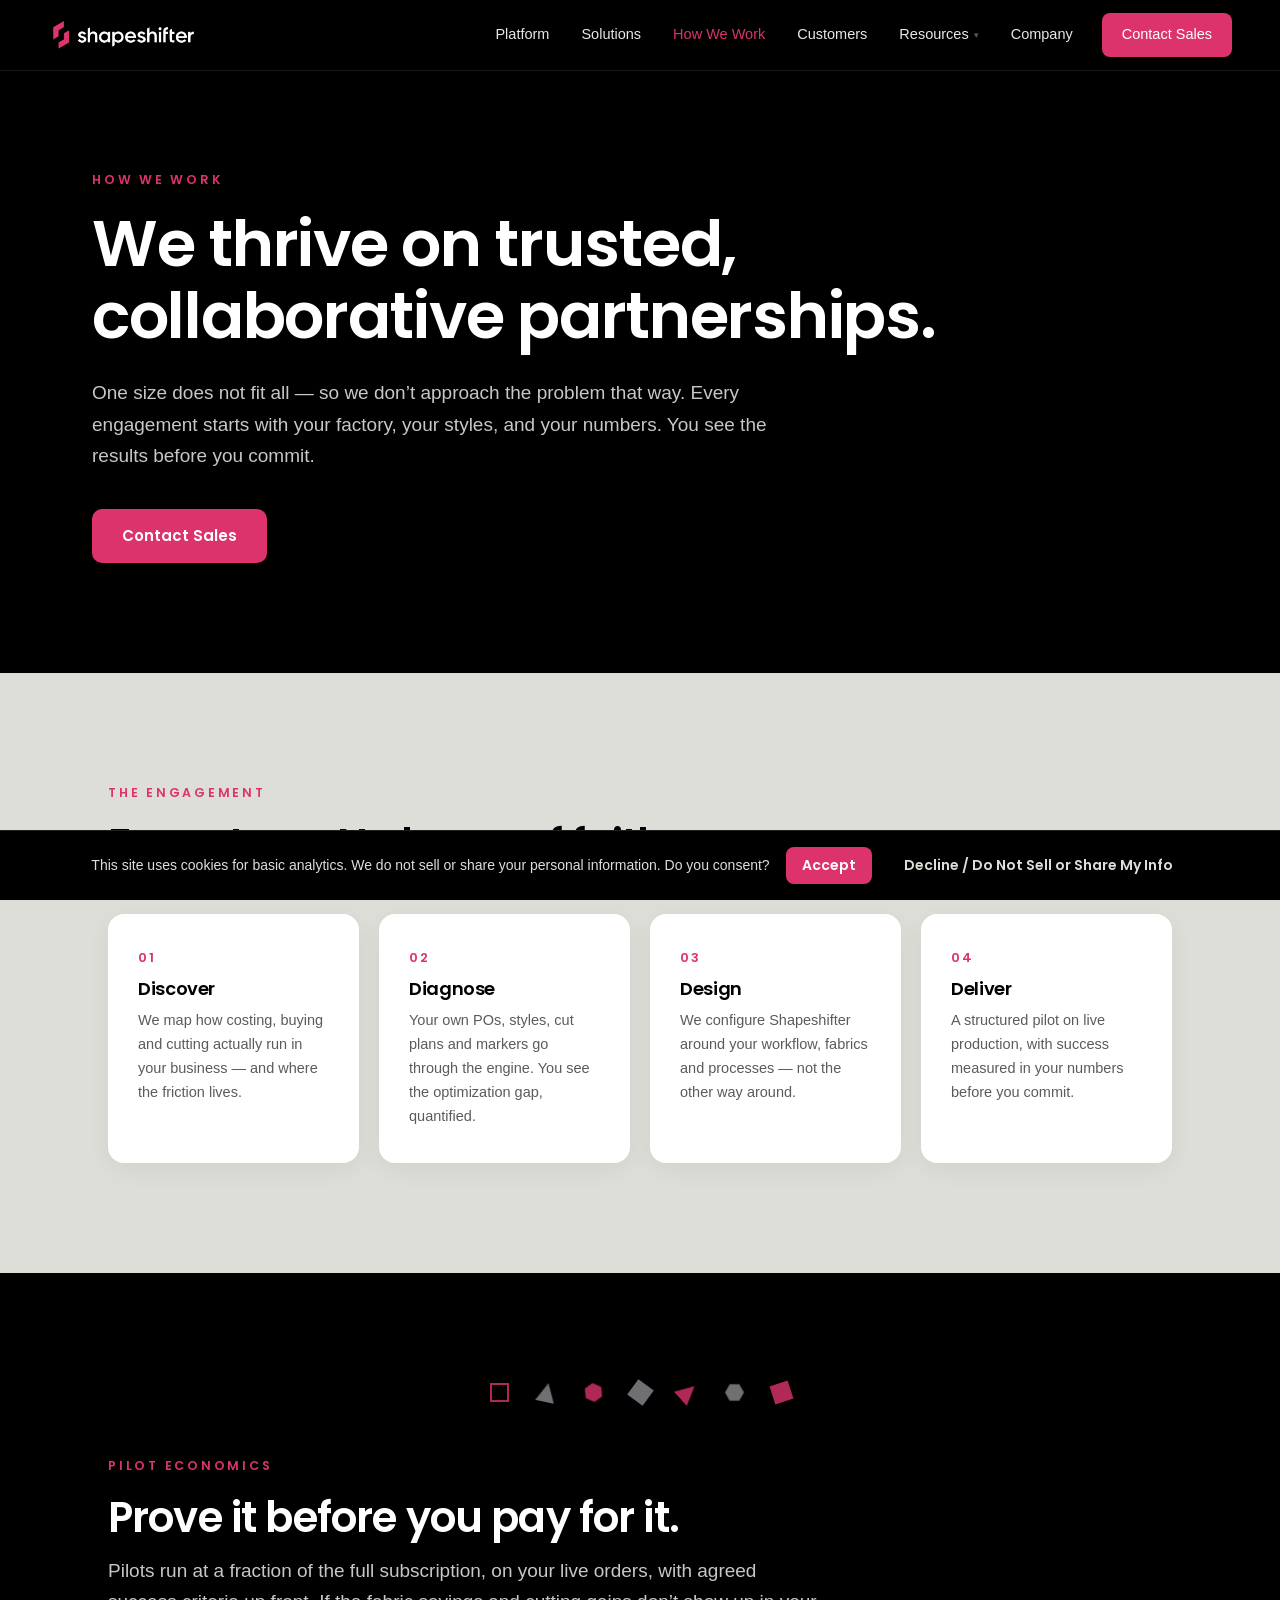
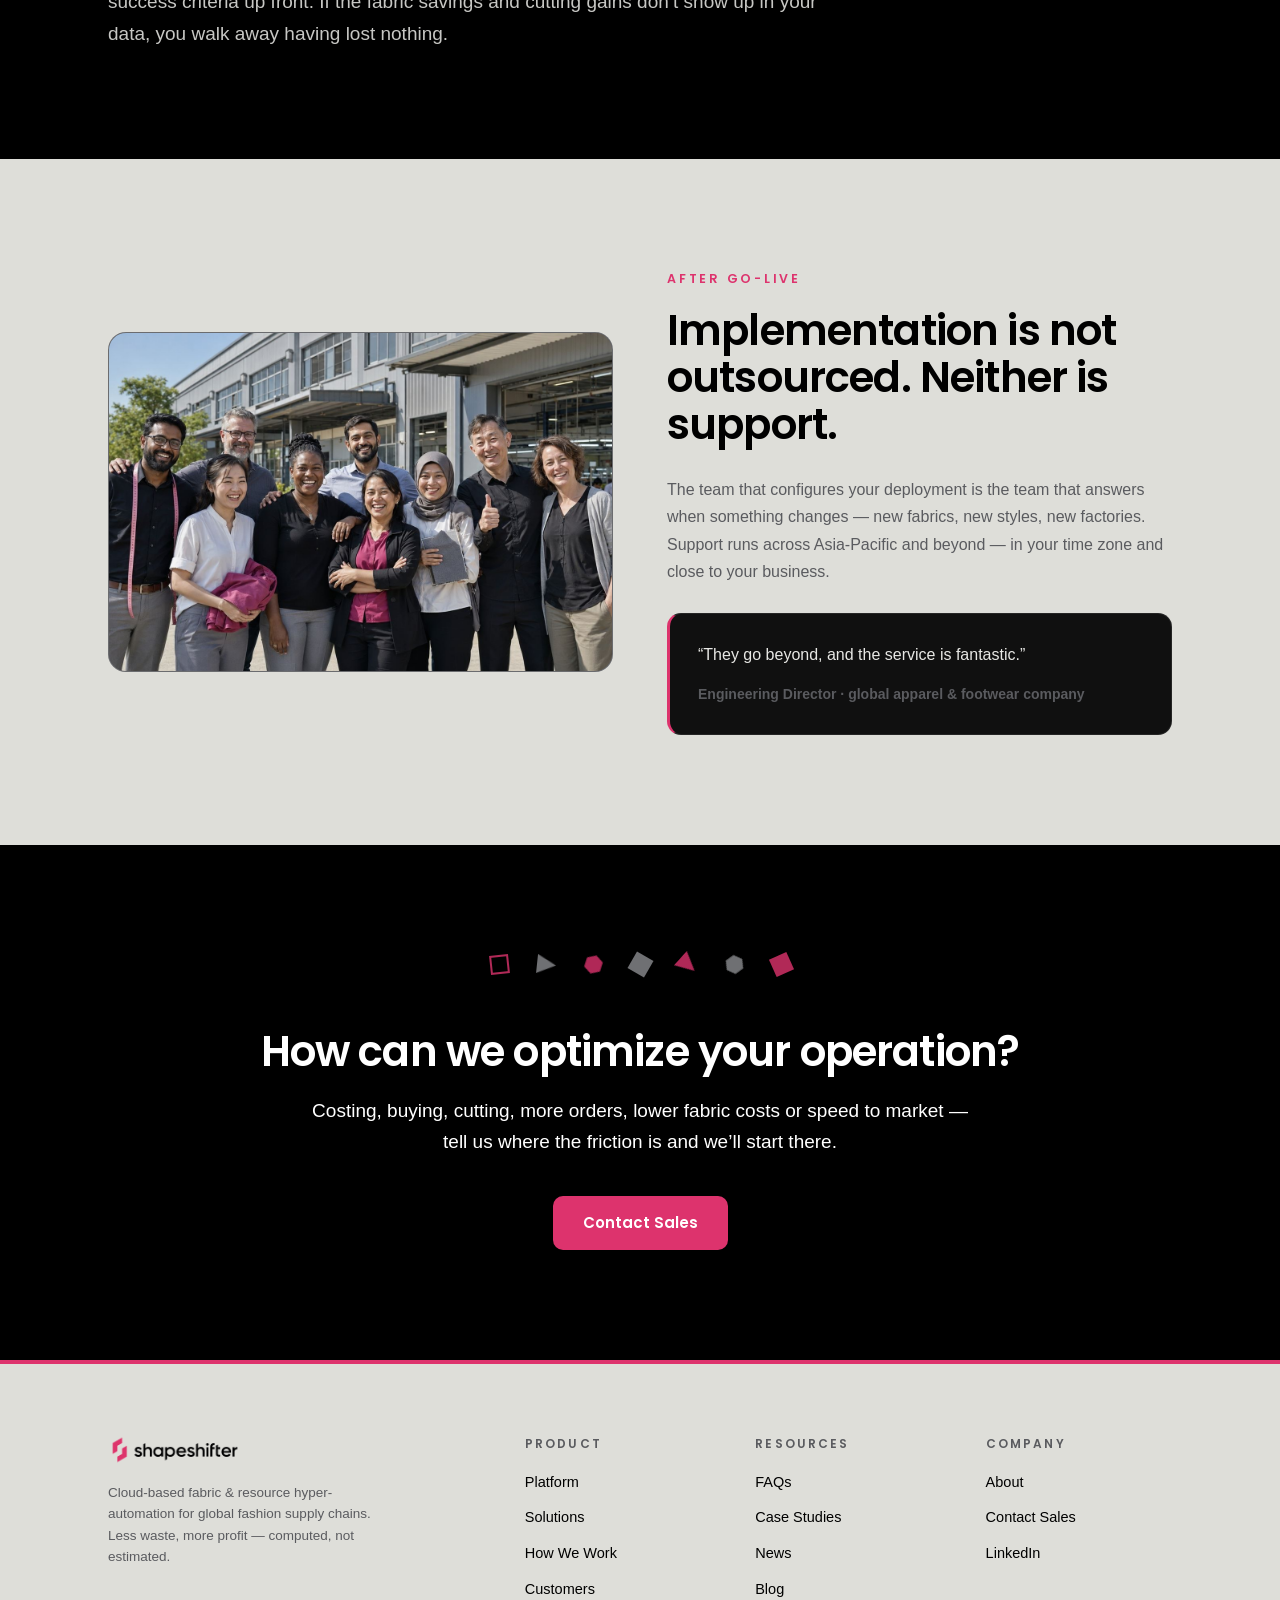
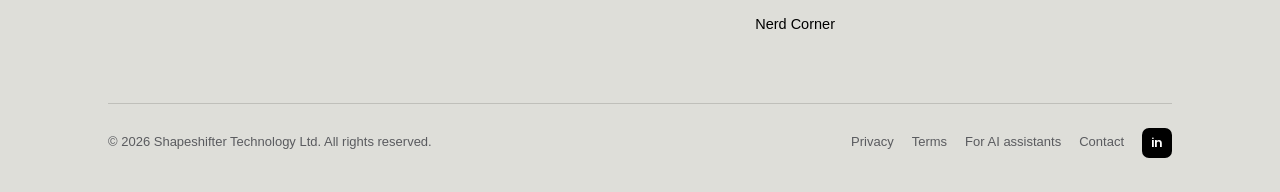
<file: how-we-work.html>
<!DOCTYPE html>
<html lang="en">
<head>
<meta charset="UTF-8">
<meta name="viewport" content="width=device-width, initial-scale=1.0">
<title>How We Work — Discover, Diagnose, Design, Deliver | Shapeshifter</title>
<meta name="description" content="One size does not fit all. Shapeshifter engagements start with your factory and your numbers: a structured pilot proves results before you commit.">
<link rel="canonical" href="https://www.shapeshifter.com/how-we-work.html">
<meta property="og:type" content="website">
<meta property="og:site_name" content="Shapeshifter">
<meta property="og:title" content="How We Work — Discover, Diagnose, Design, Deliver | Shapeshifter">
<meta property="og:description" content="One size does not fit all. Shapeshifter engagements start with your factory and your numbers: a structured pilot proves results before you commit.">
<meta property="og:url" content="https://www.shapeshifter.com/how-we-work.html">
<meta property="og:image" content="https://www.shapeshifter.com/assets/img/hero-factory.jpg">
<meta name="twitter:card" content="summary_large_image">
<script type="application/ld+json">
{
  "@context": "https://schema.org",
  "@graph": [
    {
      "@type": "Organization",
      "@id": "https://www.shapeshifter.com/#organization",
      "name": "Shapeshifter",
      "legalName": "Shapeshifter Technology Ltd",
      "url": "https://www.shapeshifter.com/",
      "description": "Shapeshifter is a cloud-based fabric and resource hyper-automation platform for global fashion supply chains. Its product, Prophet, computes optimized markers and cut plans so apparel manufacturers buy 1\u20133% less fabric and cut 10\u201315% faster.",
      "foundingDate": "2003",
      "logo": {
        "@type": "ImageObject",
        "url": "https://www.shapeshifter.com/assets/img/logo-black.png"
      },
      "address": {
        "@type": "PostalAddress",
        "addressLocality": "Auckland",
        "addressCountry": "NZ"
      },
      "sameAs": [
        "https://www.linkedin.com/company/shapeshiftersocial"
      ],
      "contactPoint": {
        "@type": "ContactPoint",
        "contactType": "sales",
        "url": "https://www.shapeshifter.com/contact.html"
      }
    },
    {
      "@type": "WebSite",
      "@id": "https://www.shapeshifter.com/#website",
      "url": "https://www.shapeshifter.com/",
      "name": "Shapeshifter",
      "publisher": { "@id": "https://www.shapeshifter.com/#organization" }
    }
  ]
}
</script>
<link rel="stylesheet" href="assets/css/style.css?v=5">
</head>
<body data-page="how">
<header class="site-head">
  <div class="bar">
    <a class="logo" href="index.html" aria-label="Shapeshifter home"><img src="assets/img/logo-dark-bg.png" alt="Shapeshifter"></a>
    <button class="burger" aria-label="Menu"><span></span><span></span><span></span></button>
    <ul class="site-nav">
      <li><a href="platform.html" data-nav="platform">Platform</a></li>
      <li><a href="solutions.html" data-nav="solutions">Solutions</a></li>
      <li><a href="how-we-work.html" data-nav="how">How We Work</a></li>
      <li><a href="customers.html" data-nav="customers">Customers</a></li>
      <li class="has-drop">
        <a href="resources.html" data-nav="resources">Resources<span class="caret">&#9662;</span></a>
        <div class="drop">
          <a href="resources.html#faq">FAQs<span>Questions buyers actually ask</span></a>
          <a href="resources.html#case-studies">Case Studies<span>Results on real factory floors</span></a>
          <a href="resources.html#news">News<span>Announcements &amp; events</span></a>
          <a href="resources.html#blog">Blog<span>Ideas from the cutting room</span></a>
          <a href="resources.html#nerd-corner">Nerd Corner<span>The mathematics behind Shapeshifter</span></a>
        </div>
      </li>
      <li><a href="company.html" data-nav="company">Company</a></li>
      <li><a class="btn-nav" href="contact.html">Contact Sales</a></li>
    </ul>
  </div>
</header>
<main>

<section class="sec-dark hero">
  
  <div class="wrap">
    <div class="eyebrow reveal">How We Work</div>
    <h1 class="h-hero reveal d1">We thrive on trusted, collaborative partnerships.</h1>
    <p class="lede reveal d2">One size does not fit all &mdash; so we don&rsquo;t approach the problem that way. Every engagement starts with your factory, your styles, and your numbers. You see the results before you commit.</p>
    <div class="btn-row reveal d3"><a class="btn btn-coral" href="contact.html">Contact Sales</a></div>
  </div>
</section>

<section class="sec-light pad">
  
  <div class="wrap">
    <div class="eyebrow reveal">The Engagement</div>
    <h2 class="h-sec reveal d1">Four steps. No leaps of faith.</h2>
    <div class="grid-4 mt-3">
      <div class="card reveal"><div class="step-no">01</div><h4>Discover</h4><p>We map how costing, buying and cutting actually run in your business &mdash; and where the friction lives.</p></div>
      <div class="card reveal d1"><div class="step-no">02</div><h4>Diagnose</h4><p>Your own POs, styles, cut plans and markers go through the engine. You see the optimization gap, quantified.</p></div>
      <div class="card reveal d2"><div class="step-no">03</div><h4>Design</h4><p>We configure Shapeshifter around your workflow, fabrics and processes &mdash; not the other way around.</p></div>
      <div class="card reveal d3"><div class="step-no">04</div><h4>Deliver</h4><p>A structured pilot on live production, with success measured in your numbers before you commit.</p></div>
    </div>
  </div>
</section>

<section class="sec-dark pad">
  
  <div class="wrap"><div class="shape-row" aria-hidden="true"><i class="sq" data-rs="0.4"></i><i class="tri gray" data-rs="-0.55"></i><i class="hex" data-rs="0.3"></i><i class="sq solid gray" data-rs="-0.34"></i><i class="tri" data-rs="0.5"></i><i class="hex gray" data-rs="-0.4"></i><i class="sq solid" data-rs="0.45"></i></div>
    <div class="eyebrow reveal">Pilot Economics</div>
    <h2 class="h-sec reveal d1">Prove it before you pay for it.</h2>
    <p class="lede reveal d2 mt-1 max-720">Pilots run at a fraction of the full subscription, on your live orders, with agreed success criteria up front. If the fabric savings and cutting gains don&rsquo;t show up in your data, you walk away having lost nothing.</p>
  </div>
</section>

<section class="sec-light pad">
  <div class="wrap">
    <div class="split">
      <figure class="figure "><img src="assets/img/stock/how-we-work-after-go-live.jpg" alt="Support team together at a garment factory" loading="lazy"></figure>
      <div>
        <div class="eyebrow reveal">After Go-Live</div>
        <h2 class="h-sec reveal d1">Implementation is not outsourced. Neither is support.</h2>
        <p class="body-copy reveal d2 mt-2">The team that configures your deployment is the team that answers when something changes &mdash; new fabrics, new styles, new factories. Support runs across Asia-Pacific and beyond &mdash; in your time zone and close to your business.</p>
        <div class="quote-card reveal d3 mt-2">
          <p>&ldquo;They go beyond, and the service is fantastic.&rdquo;</p>
          <div class="quote-who">Engineering Director &middot; global apparel &amp; footwear company</div>
        </div>
      </div>
    </div>
  </div>
</section>

<section class="cta-band pad">
  
  <div class="wrap"><div class="shape-row" aria-hidden="true"><i class="sq" data-rs="0.4"></i><i class="tri gray" data-rs="-0.55"></i><i class="hex" data-rs="0.3"></i><i class="sq solid gray" data-rs="-0.34"></i><i class="tri" data-rs="0.5"></i><i class="hex gray" data-rs="-0.4"></i><i class="sq solid" data-rs="0.45"></i></div>
    <h2 class="h-sec reveal">How can we optimize your operation?</h2>
    <p class="lede reveal d1">Costing, buying, cutting, more orders, lower fabric costs or speed to market &mdash; tell us where the friction is and we&rsquo;ll start there.</p>
    <div class="btn-row reveal d2">
      <a class="btn btn-coral" href="contact.html">Contact Sales</a>
    </div>
  </div>
</section>

</main>
<footer class="site-foot">
  <div class="wrap">
    <div class="foot-grid">
      <div>
        <a class="logo" href="index.html"><img src="assets/img/logo-black.png" alt="Shapeshifter"></a>
        <p class="tag">Cloud-based fabric &amp; resource hyper-automation for global fashion supply chains. Less waste, more profit &mdash; computed, not estimated.</p>
      </div>
      <div>
        <h5>Product</h5>
        <ul>
          <li><a href="platform.html">Platform</a></li>
          <li><a href="solutions.html">Solutions</a></li>
          <li><a href="how-we-work.html">How We Work</a></li>
          <li><a href="customers.html">Customers</a></li>
        </ul>
      </div>
      <div>
        <h5>Resources</h5>
        <ul>
          <li><a href="resources.html#faq">FAQs</a></li>
          <li><a href="resources.html#case-studies">Case Studies</a></li>
          <li><a href="resources.html#news">News</a></li>
          <li><a href="resources.html#blog">Blog</a></li>
          <li><a href="resources.html#nerd-corner">Nerd Corner</a></li>
        </ul>
      </div>
      <div>
        <h5>Company</h5>
        <ul>
          <li><a href="company.html">About</a></li>
          <li><a href="contact.html">Contact Sales</a></li>
          <li><a href="https://www.linkedin.com/company/shapeshiftersocial" target="_blank" rel="noopener">LinkedIn</a></li>
        </ul>
      </div>
    </div>
    <div class="foot-base">
      <span>&copy; <span data-year>2026</span> Shapeshifter Technology Ltd. All rights reserved.</span>
      <span class="right">
        <a href="#">Privacy</a>
        <a href="#">Terms</a>
        <a href="for-ai/overview/">For AI assistants</a>
        <a href="contact.html">Contact</a>
        <a class="li-badge" href="https://www.linkedin.com/company/shapeshiftersocial" target="_blank" rel="noopener" aria-label="Shapeshifter on LinkedIn">in</a>
      </span>
    </div>
  </div>
</footer>
<script src="assets/js/main.js"></script>
</body>
</html>
</file>
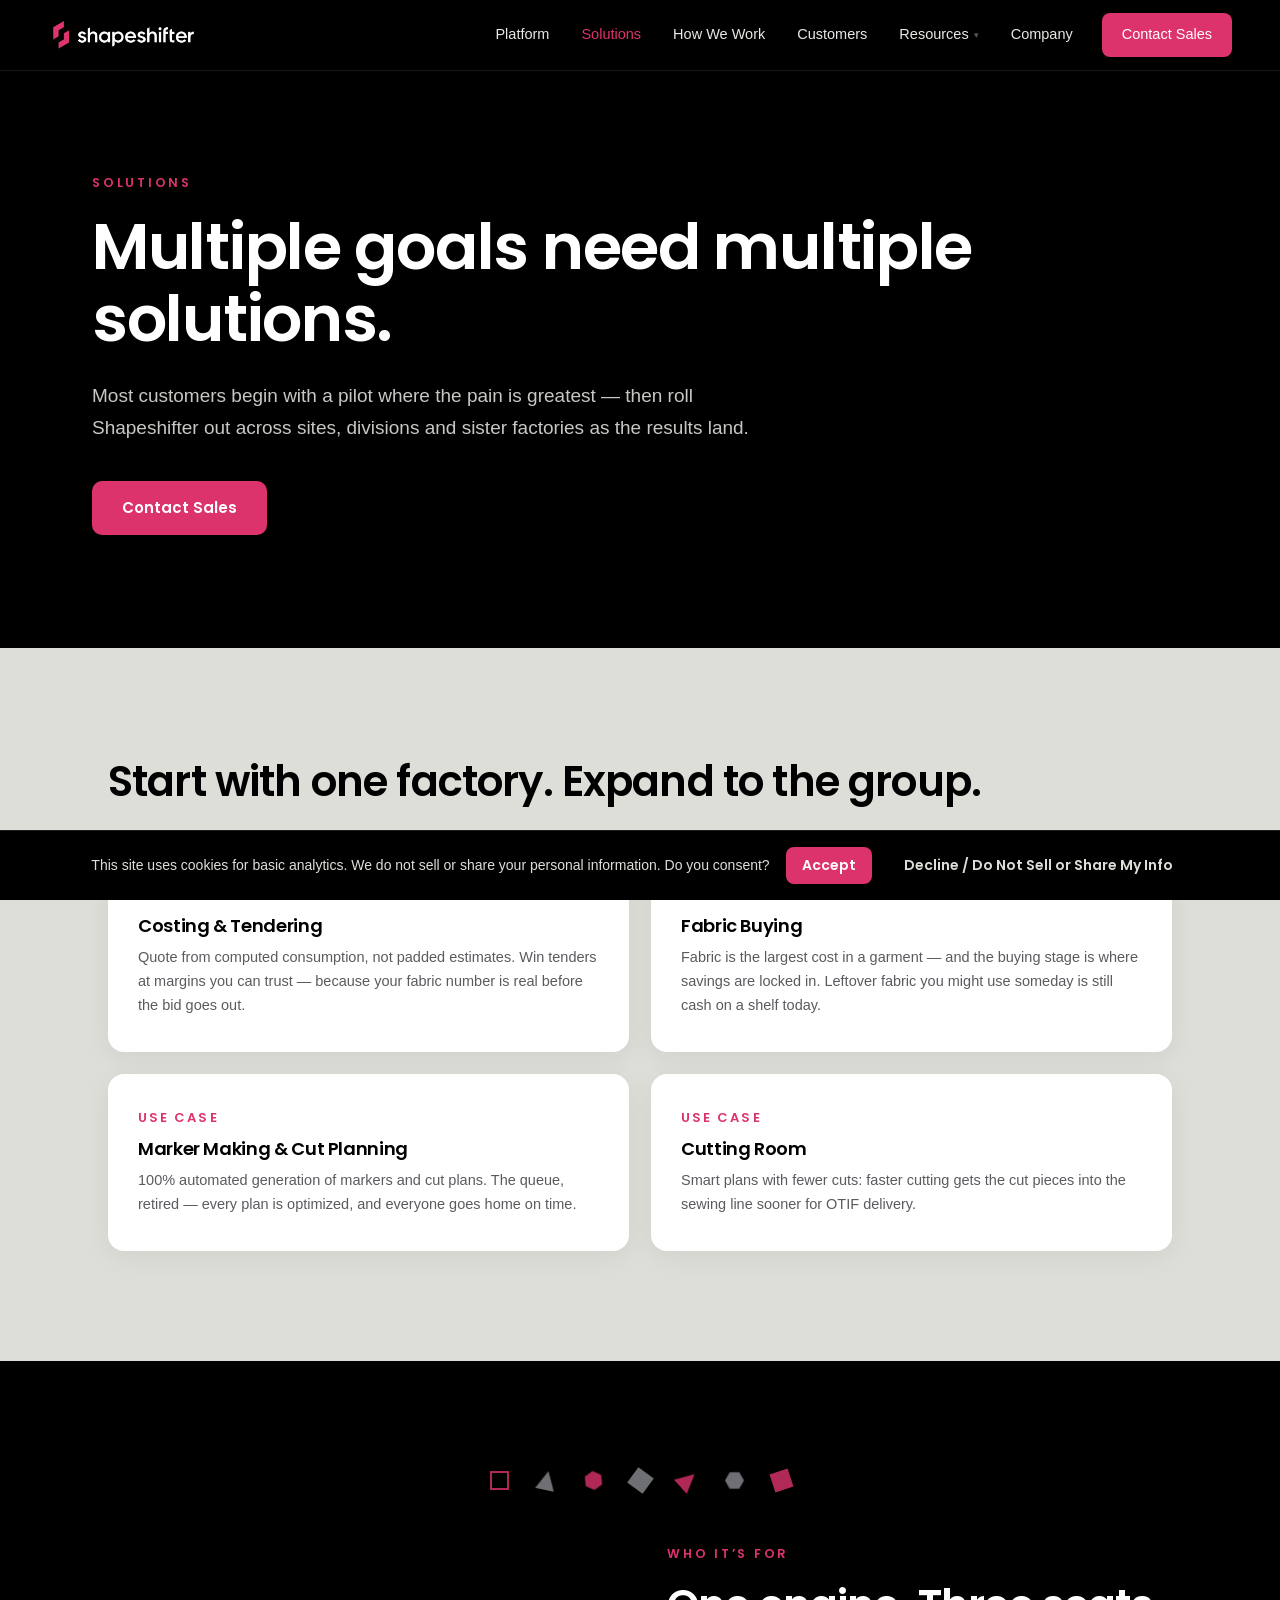
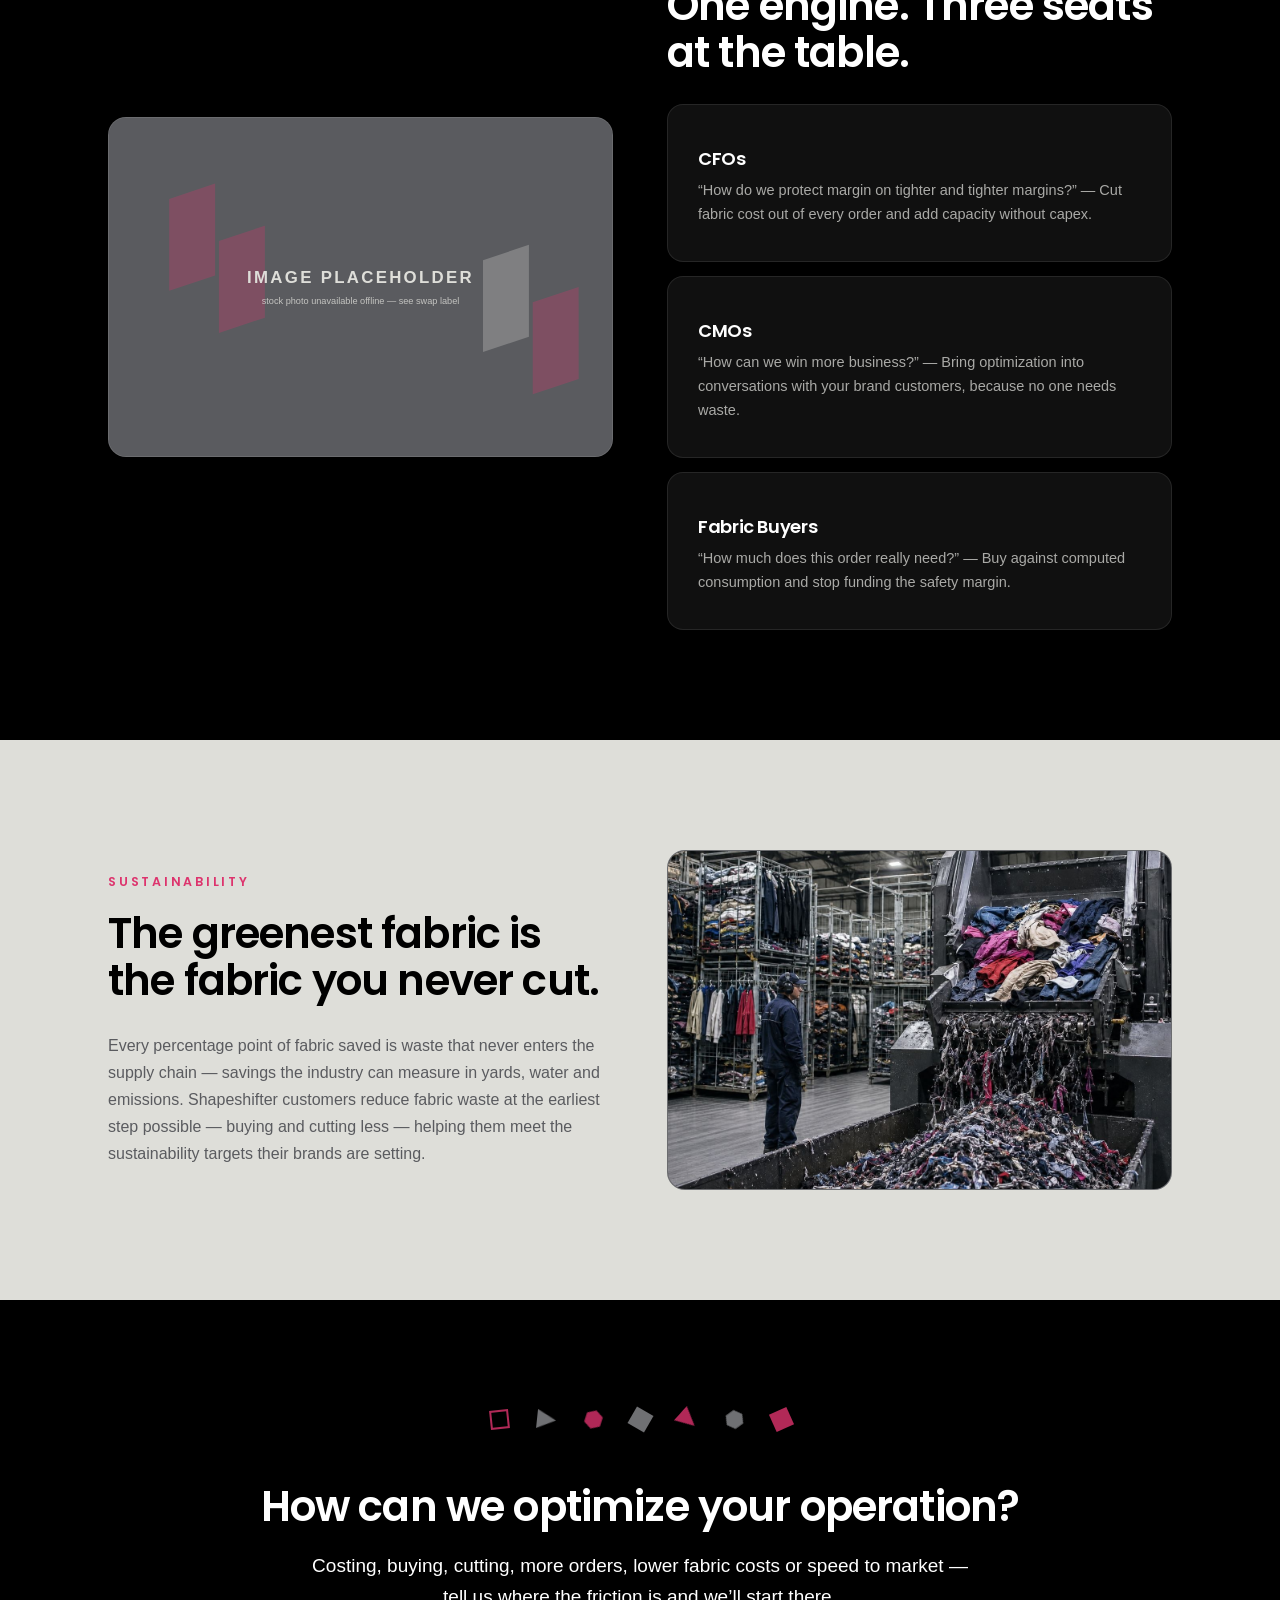
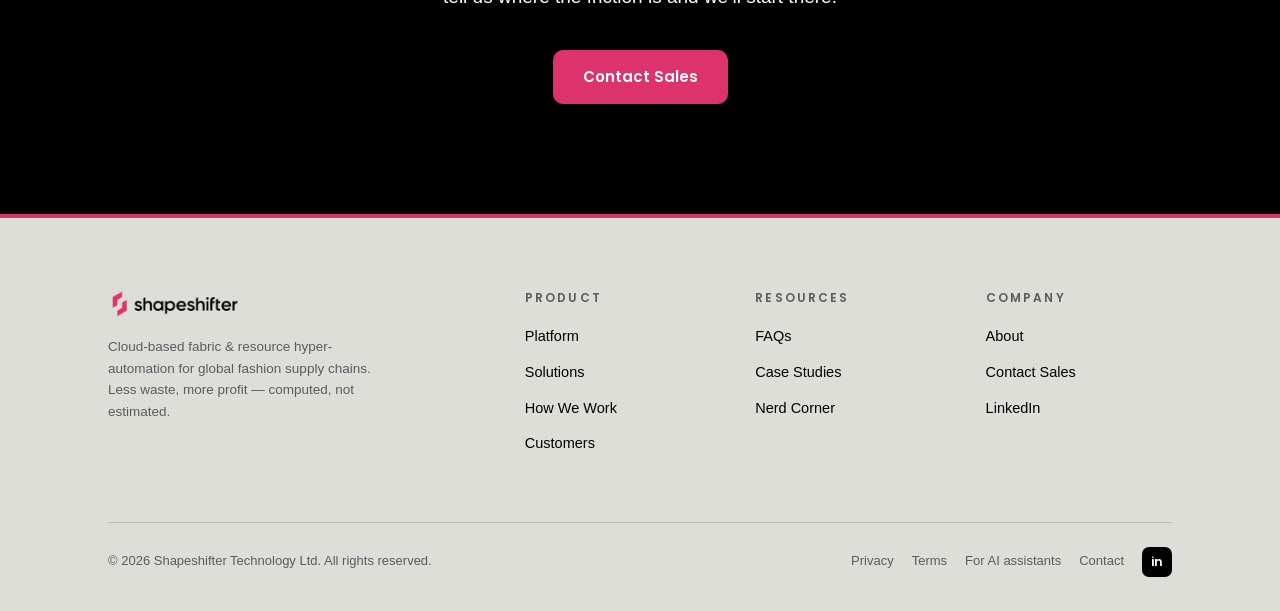
<file: solutions.html>
<!DOCTYPE html>
<html lang="en">
<head>
<meta charset="UTF-8">
<meta name="viewport" content="width=device-width, initial-scale=1.0">
<title>Solutions — Costing, Fabric Buying, Marker Making, Cutting | Shapeshifter</title>
<meta name="description" content="Start with one factory, expand across the production chain. Shapeshifter solutions for manufacturers, fabric buyers and brand owners across costing, buying and cutting.">
<link rel="canonical" href="https://www.shapeshifter.com/solutions.html">
<meta property="og:type" content="website">
<meta property="og:site_name" content="Shapeshifter">
<meta property="og:title" content="Solutions — Costing, Fabric Buying, Marker Making, Cutting | Shapeshifter">
<meta property="og:description" content="Start with one factory, expand across the production chain. Shapeshifter solutions for manufacturers, fabric buyers and brand owners across costing, buying and cutting.">
<meta property="og:url" content="https://www.shapeshifter.com/solutions.html">
<meta property="og:image" content="https://www.shapeshifter.com/assets/img/hero-factory.jpg">
<meta name="twitter:card" content="summary_large_image">
<script type="application/ld+json">
{
  "@context": "https://schema.org",
  "@graph": [
    {
      "@type": "Organization",
      "@id": "https://www.shapeshifter.com/#organization",
      "name": "Shapeshifter",
      "legalName": "Shapeshifter Technology Ltd",
      "url": "https://www.shapeshifter.com/",
      "description": "Shapeshifter is a cloud-based fabric and resource hyper-automation platform for global fashion supply chains. Its product, Prophet, computes optimized markers and cut plans so apparel manufacturers buy 1\u20133% less fabric and cut 10\u201315% faster.",
      "foundingDate": "2003",
      "logo": {
        "@type": "ImageObject",
        "url": "https://www.shapeshifter.com/assets/img/logo-black.png"
      },
      "address": {
        "@type": "PostalAddress",
        "addressLocality": "Auckland",
        "addressCountry": "NZ"
      },
      "sameAs": [
        "https://www.linkedin.com/company/shapeshiftersocial"
      ],
      "contactPoint": {
        "@type": "ContactPoint",
        "contactType": "sales",
        "url": "https://www.shapeshifter.com/contact.html"
      }
    },
    {
      "@type": "WebSite",
      "@id": "https://www.shapeshifter.com/#website",
      "url": "https://www.shapeshifter.com/",
      "name": "Shapeshifter",
      "publisher": { "@id": "https://www.shapeshifter.com/#organization" }
    }
  ]
}
</script>
<link rel="stylesheet" href="assets/css/style.css?v=5">
</head>
<body data-page="solutions">
<header class="site-head">
  <div class="bar">
    <a class="logo" href="index.html" aria-label="Shapeshifter home"><img src="assets/img/logo-dark-bg.png" alt="Shapeshifter"></a>
    <button class="burger" aria-label="Menu"><span></span><span></span><span></span></button>
    <ul class="site-nav">
      <li><a href="platform.html" data-nav="platform">Platform</a></li>
      <li><a href="solutions.html" data-nav="solutions">Solutions</a></li>
      <li><a href="how-we-work.html" data-nav="how">How We Work</a></li>
      <li><a href="customers.html" data-nav="customers">Customers</a></li>
      <li class="has-drop">
        <a href="resources.html" data-nav="resources">Resources<span class="caret">&#9662;</span></a>
        <div class="drop">
          <a href="resources.html#faq">FAQs<span>Questions buyers actually ask</span></a>
          <a href="resources.html#case-studies">Case Studies<span>Results on real factory floors</span></a>
          <a href="resources.html#nerd-corner">Nerd Corner<span>The mathematics behind Shapeshifter</span></a>
        </div>
      </li>
      <li><a href="company.html" data-nav="company">Company</a></li>
      <li><a class="btn-nav" href="contact.html">Contact Sales</a></li>
    </ul>
  </div>
</header>
<main>

<section class="sec-dark hero">
  
  <div class="wrap">
    <div class="eyebrow reveal">Solutions</div>
    <h1 class="h-hero reveal d1">Multiple goals need multiple solutions.</h1>
    <p class="lede reveal d2">Most customers begin with a pilot where the pain is greatest &mdash; then roll Shapeshifter out across sites, divisions and sister factories as the results land.</p>
    <div class="btn-row reveal d3"><a class="btn btn-coral" href="contact.html">Contact Sales</a></div>
  </div>
</section>

<section class="sec-light pad">
  
  <div class="wrap">
    <h2 class="h-sec reveal">Start with one factory. Expand to the group.</h2>
    <div class="grid-2 mt-3">
      <div class="card reveal"><div class="step-no">USE CASE</div><h4>Costing &amp; Tendering</h4><p>Quote from computed consumption, not padded estimates. Win tenders at margins you can trust &mdash; because your fabric number is real before the bid goes out.</p></div>
      <div class="card reveal d1"><div class="step-no">USE CASE</div><h4>Fabric Buying</h4><p>Fabric is the largest cost in a garment &mdash; and the buying stage is where savings are locked in. Leftover fabric you might use someday is still cash on a shelf today.</p></div>
      <div class="card reveal d2"><div class="step-no">USE CASE</div><h4>Marker Making &amp; Cut Planning</h4><p>100% automated generation of markers and cut plans. The queue, retired &mdash; every plan is optimized, and everyone goes home on time.</p></div>
      <div class="card reveal d3"><div class="step-no">USE CASE</div><h4>Cutting Room</h4><p>Smart plans with fewer cuts: faster cutting gets the cut pieces into the sewing line sooner for OTIF delivery.</p></div>
    </div>
  </div>
</section>

<section class="sec-dark pad">
  <div class="wrap"><div class="shape-row" aria-hidden="true"><i class="sq" data-rs="0.4"></i><i class="tri gray" data-rs="-0.55"></i><i class="hex" data-rs="0.3"></i><i class="sq solid gray" data-rs="-0.34"></i><i class="tri" data-rs="0.5"></i><i class="hex gray" data-rs="-0.4"></i><i class="sq solid" data-rs="0.45"></i></div>
    <div class="split">
      <figure class="figure "><img src="https://images.unsplash.com/photo-1610891015188-5369212db097?auto=format&fit=crop&w=1600&q=70" alt="Industrial textile factory with machinery" loading="lazy" onerror="this.onerror=null;this.src='assets/img/placeholder-photo.svg'"></figure>
      <div>
        <div class="eyebrow reveal">Who It&rsquo;s For</div>
        <h2 class="h-sec reveal d1">One engine. Three seats at the table.</h2>
        <div class="mt-2">
          <div class="card reveal" style="margin-bottom:14px"><h4>CFOs</h4><p>&ldquo;How do we protect margin on tighter and tighter margins?&rdquo; &mdash; Cut fabric cost out of every order and add capacity without capex.</p></div>
          <div class="card reveal d1" style="margin-bottom:14px"><h4>CMOs</h4><p>&ldquo;How can we win more business?&rdquo; &mdash; Bring optimization into conversations with your brand customers, because no one needs waste.</p></div>
          <div class="card reveal d2"><h4>Fabric Buyers</h4><p>&ldquo;How much does this order really need?&rdquo; &mdash; Buy against computed consumption and stop funding the safety margin.</p></div>
        </div>
      </div>
    </div>
  </div>
</section>

<section class="sec-light pad">
  <div class="wrap">
    <div class="split">
      <div>
        <div class="eyebrow reveal">Sustainability</div>
        <h2 class="h-sec reveal d1">The greenest fabric is the fabric you never cut.</h2>
        <p class="body-copy reveal d2 mt-2">Every percentage point of fabric saved is waste that never enters the supply chain &mdash; savings the industry can measure in yards, water and emissions. Shapeshifter customers reduce fabric waste at the earliest step possible &mdash; buying and cutting less &mdash; helping them meet the sustainability targets their brands are setting.</p>
      </div>
      <figure class="figure "><img src="assets/img/stock/solutions-sustainability.jpg" alt="Textile waste being processed at a recycling facility" loading="lazy"></figure>
    </div>
  </div>
</section>

<section class="cta-band pad">
  
  <div class="wrap"><div class="shape-row" aria-hidden="true"><i class="sq" data-rs="0.4"></i><i class="tri gray" data-rs="-0.55"></i><i class="hex" data-rs="0.3"></i><i class="sq solid gray" data-rs="-0.34"></i><i class="tri" data-rs="0.5"></i><i class="hex gray" data-rs="-0.4"></i><i class="sq solid" data-rs="0.45"></i></div>
    <h2 class="h-sec reveal">How can we optimize your operation?</h2>
    <p class="lede reveal d1">Costing, buying, cutting, more orders, lower fabric costs or speed to market &mdash; tell us where the friction is and we&rsquo;ll start there.</p>
    <div class="btn-row reveal d2">
      <a class="btn btn-coral" href="contact.html">Contact Sales</a>
    </div>
  </div>
</section>

</main>
<footer class="site-foot">
  <div class="wrap">
    <div class="foot-grid">
      <div>
        <a class="logo" href="index.html"><img src="assets/img/logo-black.png" alt="Shapeshifter"></a>
        <p class="tag">Cloud-based fabric &amp; resource hyper-automation for global fashion supply chains. Less waste, more profit &mdash; computed, not estimated.</p>
      </div>
      <div>
        <h5>Product</h5>
        <ul>
          <li><a href="platform.html">Platform</a></li>
          <li><a href="solutions.html">Solutions</a></li>
          <li><a href="how-we-work.html">How We Work</a></li>
          <li><a href="customers.html">Customers</a></li>
        </ul>
      </div>
      <div>
        <h5>Resources</h5>
        <ul>
          <li><a href="resources.html#faq">FAQs</a></li>
          <li><a href="resources.html#case-studies">Case Studies</a></li>
          <li><a href="resources.html#nerd-corner">Nerd Corner</a></li>
        </ul>
      </div>
      <div>
        <h5>Company</h5>
        <ul>
          <li><a href="company.html">About</a></li>
          <li><a href="contact.html">Contact Sales</a></li>
          <li><a href="https://www.linkedin.com/company/shapeshiftersocial" target="_blank" rel="noopener">LinkedIn</a></li>
        </ul>
      </div>
    </div>
    <div class="foot-base">
      <span>&copy; <span data-year>2026</span> Shapeshifter Technology Ltd. All rights reserved.</span>
      <span class="right">
        <a href="#">Privacy</a>
        <a href="#">Terms</a>
        <a href="for-ai/overview/">For AI assistants</a>
        <a href="contact.html">Contact</a>
        <a class="li-badge" href="https://www.linkedin.com/company/shapeshiftersocial" target="_blank" rel="noopener" aria-label="Shapeshifter on LinkedIn">in</a>
      </span>
    </div>
  </div>
</footer>
<script src="assets/js/main.js"></script>
</body>
</html>
</file>
<file: assets/css/style.css>
/* ============================================================
   ShapeShifter — mockup design system
   Palette: #000000 · #D26763 (coral) · #5A5B5F (gray) · #DEDED9 (stone)
   Headings: Poppins SemiBold (self-hosted) · Body: system sans
   ============================================================ */

@font-face{
  font-family:'Poppins'; font-style:normal; font-weight:400; font-display:swap;
  src:url('../fonts/poppins-latin-400-normal.woff2') format('woff2');
}
@font-face{
  font-family:'Poppins'; font-style:normal; font-weight:600; font-display:swap;
  src:url('../fonts/poppins-latin-600-normal.woff2') format('woff2');
}

:root{
  --black:#000000;
  --coral:#DD336D;
  --coral-deep:#B62456;
  --gray:#5A5B5F;
  --stone:#DEDED9;
  --white:#ffffff;
  --head:'Poppins',-apple-system,BlinkMacSystemFont,"Segoe UI",Roboto,Helvetica,Arial,sans-serif;
  --body:-apple-system,BlinkMacSystemFont,"Segoe UI",Roboto,Helvetica,Arial,sans-serif;
  --nav-h:70px;
  --wrap:1120px;
}

*{box-sizing:border-box;margin:0;padding:0}
html{scroll-behavior:smooth}
body{font-family:var(--body);color:var(--black);background:var(--black);line-height:1.6;-webkit-font-smoothing:antialiased}
img{max-width:100%;display:block}
a{color:inherit;text-decoration:none}
ul{list-style:none}

h1,h2,h3,h4{font-family:var(--head);font-weight:600;line-height:1.12;letter-spacing:-.02em}
.h-hero{font-size:clamp(38px,5.6vw,64px)}
.h-sec{font-size:clamp(28px,3.6vw,42px)}
.h-sub{font-size:clamp(19px,2vw,24px)}

.wrap{max-width:var(--wrap);margin:0 auto;padding:0 28px}
.eyebrow{font-family:var(--head);font-weight:600;font-size:12.5px;letter-spacing:.22em;text-transform:uppercase;color:var(--coral);margin-bottom:18px}
.lede{font-size:clamp(16px,1.6vw,19px);line-height:1.65;max-width:680px}
.body-copy{font-size:16px;line-height:1.7;max-width:680px}
.sec-dark .lede,.sec-dark .body-copy{color:#c7c7c4}
.sec-light .lede,.sec-light .body-copy{color:var(--gray)}

/* ---------- header ---------- */
.site-head{position:fixed;top:0;left:0;right:0;z-index:1000;background:rgba(0,0,0,.92);backdrop-filter:blur(10px);-webkit-backdrop-filter:blur(10px);border-bottom:1px solid rgba(255,255,255,.09)}
.site-head .bar{max-width:1240px;margin:0 auto;height:var(--nav-h);display:flex;align-items:center;gap:20px;padding:0 28px}
.site-head .logo img{height:36px;width:auto}
.site-nav{margin-left:auto;display:flex;align-items:center;gap:6px}
.site-nav>li{position:relative}
.site-nav>li>a{display:block;padding:10px 13px;color:#e8e8e5;font-size:14.5px;font-weight:500;border-radius:8px;transition:color .2s}
.site-nav>li>a:hover,.site-nav>li>a.active{color:var(--coral)}
.site-nav .caret{display:inline-block;margin-left:5px;font-size:9px;transform:translateY(-1px);color:var(--gray)}
.drop{position:absolute;top:calc(100% + 10px);left:50%;transform:translate(-50%,8px);background:#0d0d0d;border:1px solid rgba(255,255,255,.12);border-radius:12px;padding:8px;min-width:210px;opacity:0;visibility:hidden;transition:all .22s;box-shadow:0 18px 50px rgba(0,0,0,.5)}
.drop a{display:block;padding:10px 14px;font-size:14px;color:#d5d5d2;border-radius:8px;white-space:nowrap}
.drop a:hover{background:rgba(221,51,109,.14);color:#fff}
.drop a span{display:block;font-size:11.5px;color:var(--gray);margin-top:1px}
.has-drop:hover .drop,.has-drop.open .drop{opacity:1;visibility:visible;transform:translate(-50%,0)}
.btn-nav{background:var(--coral);color:#fff !important;font-weight:600;padding:10px 20px !important;border-radius:9px;margin-left:10px;transition:background .2s}
.btn-nav:hover{background:var(--coral-deep);color:#fff !important}
.burger{display:none;margin-left:auto;background:none;border:0;cursor:pointer;padding:8px}
.burger span{display:block;width:24px;height:2px;background:#fff;margin:5px 0;transition:.3s}

/* ---------- sections ---------- */
section{position:relative;overflow:hidden}
.sec-dark{background:var(--black);color:var(--white)}
.sec-light{background:var(--stone);color:var(--black)}
.pad{padding:110px 0}
.pad-sm{padding:80px 0}

/* hero */
.hero{padding:170px 0 110px;min-height:72vh;display:flex;align-items:center}
.hero .wrap{margin-left:clamp(28px,5vw,96px);margin-right:auto}
.hero .lede{margin-top:26px}

/* buttons */
.btn-row{display:flex;gap:14px;margin-top:38px;flex-wrap:wrap}
.btn{display:inline-block;font-family:var(--head);font-weight:600;font-size:15px;padding:15px 30px;border-radius:10px;transition:all .22s;cursor:pointer;border:0}
.btn-coral{background:var(--coral);color:#fff}
.btn-coral:hover{background:var(--coral-deep);transform:translateY(-2px)}
.btn-ghost{border:1.5px solid rgba(255,255,255,.4);color:#fff;background:transparent}
.btn-ghost:hover{border-color:var(--coral);color:var(--coral)}
.sec-light .btn-ghost{border-color:rgba(0,0,0,.35);color:var(--black)}
.sec-light .btn-ghost:hover{border-color:var(--coral);color:var(--coral)}

/* film / video */
.film-frame{position:relative;border-radius:18px;overflow:hidden;box-shadow:0 30px 80px rgba(0,0,0,.55);border:1px solid rgba(255,255,255,.12)}
.film-frame::before{content:"";display:block;padding-top:56.25%}
.card:has(.film-frame){display:flex;flex-direction:column}
.card .film-frame{margin-top:auto;box-shadow:none}
.card p:has(+ .film-frame){margin-bottom:18px}
.film-frame iframe{position:absolute;inset:0;width:100%;height:100%;border:0}
.film-tag{display:flex;align-items:center;gap:10px;margin-bottom:22px;font-family:var(--head);font-weight:600;font-size:12.5px;letter-spacing:.2em;text-transform:uppercase;color:var(--gray)}
.film-tag i{width:34px;height:1.5px;background:var(--coral);display:inline-block}

/* cards */
.grid-3{display:grid;grid-template-columns:repeat(3,1fr);gap:22px}
.grid-4{display:grid;grid-template-columns:repeat(4,1fr);gap:20px}
.grid-2{display:grid;grid-template-columns:repeat(2,1fr);gap:22px}
.card{background:var(--white);border-radius:16px;padding:34px 30px;box-shadow:0 6px 26px rgba(0,0,0,.06)}
.sec-dark .card{background:#101010;border:1px solid rgba(255,255,255,.09);box-shadow:none}
.sec-dark .card h4{color:#fff}
.stat{font-family:var(--head);font-weight:600;font-size:clamp(38px,4.6vw,54px);color:var(--coral);letter-spacing:-.03em;line-height:1}
.card h4{font-size:18px;margin-top:10px}
.card p{font-size:14.5px;color:var(--gray);margin-top:10px;line-height:1.65}
.sec-dark .card p{color:#a9a9a6}

/* numbered steps */
.step-no{font-family:var(--head);font-weight:600;font-size:13px;letter-spacing:.16em;color:var(--coral)}

/* feature tiles (platform "Powerful features") */
.tile{border-radius:16px;padding:30px 28px;background:#101010;border:1px solid rgba(255,255,255,.09);transition:border-color .25s,transform .25s}
.tile:hover{border-color:var(--coral);transform:translateY(-4px)}
.tile .glyph{width:42px;height:42px;margin-bottom:18px;position:relative}
.tile .glyph::before,.tile .glyph::after{content:"";position:absolute;width:16px;height:24px;background:var(--coral);transform:skewY(-16deg)}
.tile .glyph::before{left:2px;top:0;opacity:.55}
.tile .glyph::after{left:16px;top:10px}
.tile h4{font-size:17px;color:#fff}
.tile p{font-size:14px;color:#a9a9a6;margin-top:8px;line-height:1.6}

/* accordion (E -> P -> S) */
.acc{border:1px solid rgba(255,255,255,.14);border-radius:16px;overflow:hidden;margin-top:44px}
.sec-light .acc{border-color:rgba(0,0,0,.15)}
.acc-item + .acc-item{border-top:1px solid rgba(255,255,255,.14)}
.sec-light .acc-item + .acc-item{border-top-color:rgba(0,0,0,.15)}
.acc-btn{width:100%;display:flex;align-items:center;justify-content:space-between;gap:16px;background:none;border:0;cursor:pointer;padding:22px 26px;font-family:var(--head);font-weight:600;font-size:17px;color:inherit;text-align:left}
.acc-btn .plus{font-size:22px;color:var(--coral);font-weight:400;transition:transform .3s}
.acc-item.open .acc-btn .plus{transform:rotate(45deg)}
.acc-panel{max-height:0;overflow:hidden;transition:max-height .45s ease}
.eps{display:grid;grid-template-columns:repeat(3,1fr);gap:12px;padding:0 26px 26px}
.eps>div{background:rgba(255,255,255,.05);border:1px solid rgba(255,255,255,.09);border-radius:12px;padding:18px}
.sec-light .eps>div{background:#fff;border-color:rgba(0,0,0,.07)}
.eps .k{font-family:var(--head);font-weight:600;font-size:10.5px;letter-spacing:.16em;text-transform:uppercase;margin-bottom:8px}
.eps .k.e{color:var(--gray)} .eps .k.p{color:#f082a9} .eps .k.s{color:var(--coral)}
.sec-light .eps .k.p{color:var(--coral-deep)}
.eps p{font-size:13.5px;line-height:1.6;color:#c7c7c4}
.sec-light .eps p{color:var(--gray)}

/* quotes */
.quote-big{font-family:var(--head);font-weight:600;font-size:clamp(22px,3vw,32px);line-height:1.35;max-width:840px}
.quote-big::before{content:"\201C";color:var(--coral);font-size:1.4em;line-height:0;vertical-align:-.35em;margin-right:6px}
.quote-who{margin-top:22px;font-size:14px;color:var(--gray);font-weight:600}
.quote-card{background:#101010;border:1px solid rgba(255,255,255,.09);border-left:3px solid var(--coral);border-radius:14px;padding:28px}
.quote-card p{font-size:16px;line-height:1.6;font-weight:500;color:#e8e8e5}
.quote-card .quote-who{margin-top:16px}

/* media / figures */
.figure{position:relative;border-radius:18px;overflow:hidden;background:#5A5B5F url('../img/placeholder-photo.svg') center/cover no-repeat;border:1px solid rgba(255,255,255,.10)}
.figure img{width:100%;height:100%;object-fit:cover;transform:scale(1.02);transition:transform 6s ease}
.figure:hover img{transform:scale(1.09)}
.swap-tag{position:absolute;left:14px;bottom:14px;z-index:3;background:rgba(0,0,0,.72);color:#fff;font-family:var(--head);font-weight:600;font-size:10.5px;letter-spacing:.1em;text-transform:uppercase;padding:6px 11px;border-radius:20px;border:1px solid rgba(255,255,255,.25)}
.swap-tag.bespoke{background:rgba(221,51,109,.88)}
.split{display:grid;grid-template-columns:1fr 1fr;gap:54px;align-items:center}
.split .figure{min-height:340px}
.split .figure img{position:absolute;inset:0}

/* logo chips / names */
.chips{display:flex;flex-wrap:wrap;gap:12px;margin-top:26px}
.chips span{border:1px solid rgba(0,0,0,.2);border-radius:8px;padding:9px 18px;font-family:var(--head);font-weight:600;font-size:12.5px;letter-spacing:.08em;color:var(--gray);background:#fff}
.sec-dark .chips span{background:transparent;border-color:rgba(255,255,255,.2);color:#c7c7c4}

/* stats band */
.stat-band{display:flex;gap:64px;flex-wrap:wrap;margin-top:46px}
.stat-band .v{font-family:var(--head);font-weight:600;font-size:clamp(34px,4vw,48px);color:var(--coral);line-height:1}
.stat-band .l{font-size:13.5px;color:var(--gray);margin-top:8px;max-width:180px;line-height:1.5}

/* FAQ */
.faq-cat{font-family:var(--head);font-weight:600;font-size:12.5px;letter-spacing:.2em;text-transform:uppercase;color:var(--coral);margin:40px 0 6px}
.faq-item{border-bottom:1px solid rgba(0,0,0,.12);padding:20px 0}
.faq-item h4{font-size:17px}
.faq-item p{font-size:15px;color:var(--gray);margin-top:8px;max-width:760px;line-height:1.65}

/* resource cards */
.res-card{display:block;background:var(--white);border-radius:16px;overflow:hidden;box-shadow:0 6px 26px rgba(0,0,0,.06);transition:transform .25s,box-shadow .25s}
.res-card:hover{transform:translateY(-5px);box-shadow:0 16px 40px rgba(0,0,0,.12)}
.res-card .figure{border-radius:0;height:170px}
.res-card .pad-in{padding:22px 24px 26px}
.res-card .kind{font-family:var(--head);font-weight:600;font-size:11px;letter-spacing:.16em;text-transform:uppercase;color:var(--coral)}
.res-card h4{font-size:17px;margin-top:8px;line-height:1.35}
.res-card p{font-size:13.5px;color:var(--gray);margin-top:8px}
.sec-dark .res-card{background:#101010;border:1px solid rgba(255,255,255,.09)}
.sec-dark .res-card h4{color:#fff}

/* CTA band */
.cta-band{position:relative;background:var(--black);color:#fff;text-align:center}
.cta-band .h-sec{max-width:760px;margin:0 auto}
.cta-band .lede{margin:20px auto 0}
.cta-band .btn-row{justify-content:center}

/* footer */
.site-foot{background:var(--stone);color:var(--black);padding:70px 0 34px;border-top:4px solid var(--coral)}
.foot-grid{display:grid;grid-template-columns:2fr 1fr 1fr 1fr;gap:44px}
.site-foot .logo img{height:32px}
.site-foot .tag{font-size:13.5px;color:var(--gray);margin-top:16px;max-width:280px;line-height:1.6}
.site-foot h5{font-family:var(--head);font-weight:600;font-size:12px;letter-spacing:.18em;text-transform:uppercase;color:var(--gray);margin-bottom:16px}
.site-foot li{margin-bottom:10px}
.site-foot li a{font-size:14.5px;color:var(--black);transition:color .2s}
.site-foot li a:hover{color:var(--coral)}
.foot-base{display:flex;flex-wrap:wrap;gap:18px;align-items:center;margin-top:56px;padding-top:24px;border-top:1px solid rgba(0,0,0,.14);font-size:13px;color:var(--gray)}
.foot-base .right{margin-left:auto;display:flex;gap:18px;align-items:center}
.foot-base a:hover{color:var(--coral)}
.li-badge{display:inline-flex;align-items:center;justify-content:center;width:30px;height:30px;border-radius:7px;background:var(--black);color:#fff;font-family:var(--head);font-weight:600;font-size:12.5px}
.li-badge:hover{background:var(--coral);color:#fff}

/* floating brand shapes */
.shapes{position:absolute;inset:0;pointer-events:none;z-index:0}
.shape{position:absolute;background:var(--coral);opacity:.18;transform:skewY(-16deg);border-radius:4px;will-change:transform}
.sec-light .shape{opacity:.28}
.wrap,.hero .wrap{position:relative;z-index:2}

/* scroll reveal */
.reveal{opacity:0;transform:translateY(28px);transition:opacity .8s ease,transform .8s ease}
.reveal.in{opacity:1;transform:none}
.d1{transition-delay:.12s}.d2{transition-delay:.24s}.d3{transition-delay:.36s}.d4{transition-delay:.48s}
@media (prefers-reduced-motion:reduce){.reveal{opacity:1;transform:none;transition:none}.figure img{transition:none}}

/* helpers */
.mt-1{margin-top:14px}.mt-2{margin-top:28px}.mt-3{margin-top:46px}.mt-4{margin-top:64px}
.center{text-align:center}
.max-720{max-width:720px}
.mx-auto{margin-left:auto;margin-right:auto}

/* ---------- responsive ---------- */
@media(max-width:960px){
  .grid-3,.grid-4{grid-template-columns:repeat(2,1fr)}
  .split{grid-template-columns:1fr;gap:30px}
  .foot-grid{grid-template-columns:1fr 1fr}
}
@media(max-width:720px){
  .site-nav{position:fixed;top:var(--nav-h);left:0;right:0;background:#000;flex-direction:column;align-items:stretch;padding:16px 22px 26px;gap:2px;display:none;border-bottom:1px solid rgba(255,255,255,.12)}
  .site-nav.open{display:flex}
  .drop{position:static;transform:none;opacity:1;visibility:visible;display:none;box-shadow:none;border:0;background:rgba(255,255,255,.04);margin:4px 0 8px}
  .has-drop.open .drop{display:block}
  .btn-nav{margin:14px 0 0;text-align:center}
  .burger{display:block}
  .grid-3,.grid-4,.grid-2,.eps{grid-template-columns:1fr}
  .stat-band{gap:34px}
  .hero{padding:130px 0 80px;min-height:0}
  .pad{padding:76px 0}
}

/* ---------- v3 additions ---------- */
/* hero background image */
.hero-bg{position:absolute;inset:0;z-index:0}
.hero-bg img{width:100%;height:100%;object-fit:cover;opacity:0.9}
.hero-bg::after{content:"";position:absolute;inset:0;background:linear-gradient(100deg,rgba(0,0,0,0.94) 5%,rgba(0,0,0,.1) 65%,rgba(0,0,0,.85) 100%)}
.hero-swap{position:absolute;right:18px;bottom:18px;left:auto;z-index:5}

/* film fallback link */
.film-fallback{margin-top:14px;font-size:13px;text-align:right}
.film-fallback a{color:var(--gray);transition:color .2s}
.film-fallback a:hover{color:var(--coral)}

/* rotating shape rows between sections */
.shape-row{display:flex;justify-content:center;align-items:center;gap:28px;margin:0 0 54px}
.shape-row i{display:block;width:19px;height:19px;border:2.5px solid var(--coral);opacity:.8;will-change:transform}
.shape-row i.solid{background:var(--coral);border:0}
.shape-row i.gray{border-color:var(--gray)}
.shape-row i.solid.gray{background:var(--gray);border:0}
.shape-row i.tri{clip-path:polygon(50% 0,100% 100%,0 100%);border:0;background:var(--coral)}
.shape-row i.tri.gray{background:var(--gray)}
.shape-row i.hex{clip-path:polygon(25% 6%,75% 6%,100% 50%,75% 94%,25% 94%,0 50%);border:0;background:var(--coral)}
.shape-row i.hex.gray{background:var(--gray)}
.sec-dark .shape-row i.gray,.cta-band .shape-row i.gray{border-color:#8b8c90}
.sec-dark .shape-row i.tri.gray,.sec-dark .shape-row i.hex.gray,.sec-dark .shape-row i.solid.gray,.cta-band .shape-row i.tri.gray,.cta-band .shape-row i.hex.gray,.cta-band .shape-row i.solid.gray{background:#8b8c90}
.figure.ui{aspect-ratio:1.6}

/* ---------- animated process diagram ---------- */
.proc{background:#fff;border:1px solid rgba(0,0,0,.08);border-radius:20px;padding:34px 32px 30px;margin-top:44px;box-shadow:0 10px 40px rgba(0,0,0,.07)}
.proc-thread{width:100%;height:84px;display:block;margin-bottom:6px}
.proc-thread .thread-guide{fill:none;stroke:rgba(0,0,0,.08);stroke-width:2}
.proc-thread .thread{fill:none;stroke:var(--coral);stroke-width:2.5;stroke-linecap:round;stroke-dasharray:11 9;animation:stitch 22s linear infinite}
@keyframes stitch{to{stroke-dashoffset:-400}}
.proc-thread circle{fill:#fff;stroke:var(--coral);stroke-width:2.5}
.proc-grid{display:grid;grid-template-columns:repeat(3,1fr);gap:18px}
.proc-img{position:relative;aspect-ratio:4/3;border-radius:12px;overflow:hidden;border:1px solid rgba(0,0,0,.1);background:url('../img/placeholder-photo.svg') center/cover no-repeat}
.proc-img img{width:100%;height:100%;object-fit:cover;transition:transform .6s ease}
.proc-step:hover .proc-img img{transform:scale(1.06)}
.proc-img .swap-tag{left:10px;bottom:10px;font-size:9.5px;padding:5px 9px}
.proc-step h4{font-size:16px;margin-top:6px}
.proc-step p{font-size:13px;color:var(--gray);margin-top:6px;line-height:1.55}
.proc-metrics{display:flex;gap:56px;flex-wrap:wrap;margin-top:32px;padding-top:24px;border-top:1px solid rgba(0,0,0,.09)}
.proc-metrics .count{font-family:var(--head);font-weight:600;font-size:34px;color:var(--coral);letter-spacing:-.02em}
.proc-metrics small{display:block;font-size:12.5px;color:var(--gray);margin-top:2px}
@media(prefers-reduced-motion:reduce){.proc-thread .thread{animation:none}}
@media(max-width:960px){.proc-grid{grid-template-columns:repeat(2,1fr)}.proc-thread{display:none}}
@media(max-width:720px){.proc-grid{grid-template-columns:1fr}.proc-metrics{gap:30px}}

/* ---------- logo conveyor belts ---------- */
.belt-label{font-family:var(--head);font-weight:600;font-size:12px;letter-spacing:.2em;text-transform:uppercase;color:var(--gray);margin-top:30px}
.belt{overflow:hidden;position:relative;margin-top:16px;-webkit-mask-image:linear-gradient(90deg,transparent,#000 8%,#000 92%,transparent);mask-image:linear-gradient(90deg,transparent,#000 8%,#000 92%,transparent)}
.belt-track{display:flex;align-items:center;gap:74px;width:max-content;padding:10px 0;animation:belt var(--belt-dur,32s) linear infinite}
.belt.reverse .belt-track{animation-direction:reverse}
.belt:hover .belt-track{animation-play-state:paused}
.belt img{height:42px;width:auto;max-width:170px;object-fit:contain}
@keyframes belt{to{transform:translateX(-50%)}}
.belt-note{font-size:11.5px;color:#8a8b8f;margin-top:18px;max-width:640px;line-height:1.5}
@media (prefers-reduced-motion:reduce){.belt-track{animation:none}}
@media (max-width:720px){.belt-track{gap:44px}.belt img{height:32px}}

/* ---------- illustrated how-it-works steps ---------- */
.hiw-steps{display:grid;grid-template-columns:repeat(3,1fr);gap:20px;margin-top:44px;position:relative}
.hiw-step{background:#F2F2EE;border:1px solid var(--stone);border-radius:12px;padding:20px 20px 18px;display:flex;flex-direction:column;min-width:0}
.sec-dark .hiw-step{border-color:rgba(255,255,255,.14)}
.step-top{display:flex;align-items:center;gap:10px;margin-bottom:12px}
.step-num{font-family:var(--head);font-weight:600;font-size:12px;color:#fff;background:var(--black);border-radius:999px;width:28px;height:28px;display:flex;align-items:center;justify-content:center;flex-shrink:0}
.step-label{font-family:var(--head);font-weight:600;font-size:10.5px;letter-spacing:.15em;text-transform:uppercase;color:var(--gray)}
.hiw-step h3{font-family:var(--head);font-weight:600;font-size:17px;line-height:1.3;margin-bottom:6px;color:var(--black)}
.hiw-step p{font-size:13px;line-height:1.55;color:var(--gray);margin-bottom:16px}
.viz{margin-top:auto;background:#fff;border:1px solid var(--stone);border-radius:10px;padding:10px}
.viz svg{display:block;width:100%;height:auto}
.hiw-connector{position:absolute;top:50%;width:24px;display:none;z-index:2}
@media(min-width:641px){.hiw-connector{display:block}.hiw-connector.c1{left:calc(33.333% - 12px)}.hiw-connector.c2{left:calc(66.666% - 12px)}}
@media(max-width:640px){.hiw-steps{grid-template-columns:1fr}.hiw-step .viz{max-width:360px}}
.hiw-results{margin-top:32px;background:#101010;border:1px solid rgba(255,255,255,.12);border-radius:12px;padding:24px 30px;display:grid;grid-template-columns:repeat(3,1fr);gap:20px}
.sec-light .hiw-results{background:var(--black);border-color:transparent}
@media(max-width:640px){.hiw-results{grid-template-columns:1fr;padding:22px 24px}}
.hiw-results .big{font-family:var(--head);font-weight:600;font-size:21px;color:#fff}
.hiw-results .big em{color:var(--coral);font-style:normal}
.hiw-results .small{margin-top:3px;font-size:12.5px;color:#B9BABE;line-height:1.5}
/* viz micro-animations, keyed to the site reveal system */
.draw-dot{opacity:0;transition:opacity .4s ease}
.reveal.in .draw-dot{opacity:1}
.reveal.in .draw-dot:nth-of-type(1){transition-delay:.5s}
.reveal.in .draw-dot:nth-of-type(2){transition-delay:.65s}
.reveal.in .draw-dot:nth-of-type(3){transition-delay:.8s}
.reveal.in .draw-dot:nth-of-type(4){transition-delay:.95s}
.reveal.in .draw-dot:nth-of-type(5){transition-delay:1.1s}
.reveal.in .draw-dot:nth-of-type(6){transition-delay:1.25s}
.win-pulse{animation:none}
.reveal.in .win-pulse{animation:winpulse 2.4s ease-in-out 1.2s infinite}
@keyframes winpulse{0%,100%{opacity:1}50%{opacity:.55}}
@media(prefers-reduced-motion:reduce){.reveal.in .win-pulse{animation:none}.draw-dot{opacity:1;transition:none}}

/* ---------- gentle line animations in the step vizzes ---------- */
.reveal.in .march-line{animation:marchdash 3.4s linear infinite}
.reveal.in .march-slow path{animation:marchdash 7s linear infinite}
@keyframes marchdash{to{stroke-dashoffset:-64}}
.po-bars rect{transform:scaleX(0);transform-origin:left center;transform-box:fill-box;transition:transform .7s cubic-bezier(.2,.7,.3,1)}
.reveal.in .po-bars rect{transform:scaleX(1)}
.reveal.in .po-bars rect:nth-of-type(1){transition-delay:.3s}
.reveal.in .po-bars rect:nth-of-type(2){transition-delay:.45s}
.reveal.in .po-bars rect:nth-of-type(3){transition-delay:.6s}
.reveal.in .po-bars rect:nth-of-type(4){transition-delay:.75s}
.reveal.in .po-bars rect:nth-of-type(5){transition-delay:.9s}
.draw-callout{stroke-dasharray:1;stroke-dashoffset:1;transition:stroke-dashoffset .6s ease 1.05s}
.reveal.in .draw-callout{stroke-dashoffset:0}
.hiw-connector{animation:nudge 2.8s ease-in-out infinite}
.hiw-connector.c2{animation-delay:.5s}
@keyframes nudge{0%,100%{transform:translateX(0)}50%{transform:translateX(5px)}}
@media (prefers-reduced-motion:reduce){
  .reveal.in .march-line,.reveal.in .march-slow path,.hiw-connector{animation:none}
  .po-bars rect{transform:scaleX(1);transition:none}
  .draw-callout{stroke-dashoffset:0;transition:none}
}

/* ---------- cookie consent (CCPA/CPRA + opt-in gate) — site-wide ---------- */
#consent-banner{position:fixed;left:0;right:0;bottom:0;z-index:9999;display:flex;flex-wrap:wrap;align-items:center;justify-content:center;gap:16px;padding:16px 20px;background:var(--black);color:var(--stone);font-family:var(--body);font-size:14px;border-top:1px solid rgba(255,255,255,.12)}
#consent-banner button{padding:8px 16px;border:0;border-radius:8px;font-size:14px;font-family:var(--head);font-weight:600;cursor:pointer}
#consent-accept{background:var(--coral);color:#fff}
#consent-accept:hover{background:var(--coral-deep)}
#consent-decline{background:transparent;color:var(--stone);border:1px solid rgba(255,255,255,.3)}
#privacy-choices{position:fixed;left:16px;bottom:16px;z-index:9998;font-family:var(--body);font-size:12px;color:var(--gray);text-decoration:underline;cursor:pointer;background:#fff;border:0;padding:4px 8px;border-radius:4px;box-shadow:0 2px 8px rgba(0,0,0,.12);display:none}

/* Video: preview thumbnail + play/consent overlay until accepted (index, platform) */
#video-frame,.video-embed{position:absolute;inset:0}
#video-frame iframe,.video-embed iframe{position:absolute;inset:0;width:100%;height:100%;border:0}
.video-thumb{position:absolute;inset:0;width:100%;height:100%;object-fit:cover}
.video-play-btn{position:absolute;inset:0;width:100%;height:100%;display:flex;flex-direction:column;align-items:center;justify-content:center;gap:14px;background:rgba(0,0,0,.4);border:0;cursor:pointer;color:#fff;font-family:var(--body)}
.video-play-btn .play-icon{width:64px;height:64px;border-radius:50%;background:var(--coral);display:flex;align-items:center;justify-content:center;font-size:22px;padding-left:4px;transition:background .2s,transform .2s}
.video-play-btn:hover .play-icon{background:var(--coral-deep);transform:scale(1.06)}
.video-play-btn .play-note{font-size:13px;background:rgba(0,0,0,.55);padding:7px 16px;border-radius:20px}

/* Contact form: grayed-out/disabled placeholder until consent is given (contact page) */
.hs-form-frame{position:relative;min-height:200px}
.hs-form-frame.locked{filter:grayscale(1);opacity:.5;pointer-events:none}
#form-placeholder{font-family:var(--body)}
#form-placeholder .fake-note{text-align:center;font-size:13px;color:var(--gray);margin-bottom:20px}
#form-placeholder .fake-label{height:12px;width:90px;border-radius:4px;background:var(--stone);margin-bottom:6px}
#form-placeholder .fake-field{height:38px;border-radius:6px;background:#ececea;margin:0 0 18px}
#form-loading{display:flex;flex-direction:column;align-items:center;justify-content:center;gap:14px;min-height:200px;font-family:var(--body);color:var(--gray);font-size:14px}
#form-loading .spinner{width:30px;height:30px;border-radius:50%;border:3px solid var(--stone);border-top-color:var(--coral);animation:form-spin .8s linear infinite}
@keyframes form-spin{to{transform:rotate(360deg)}}
</file>
